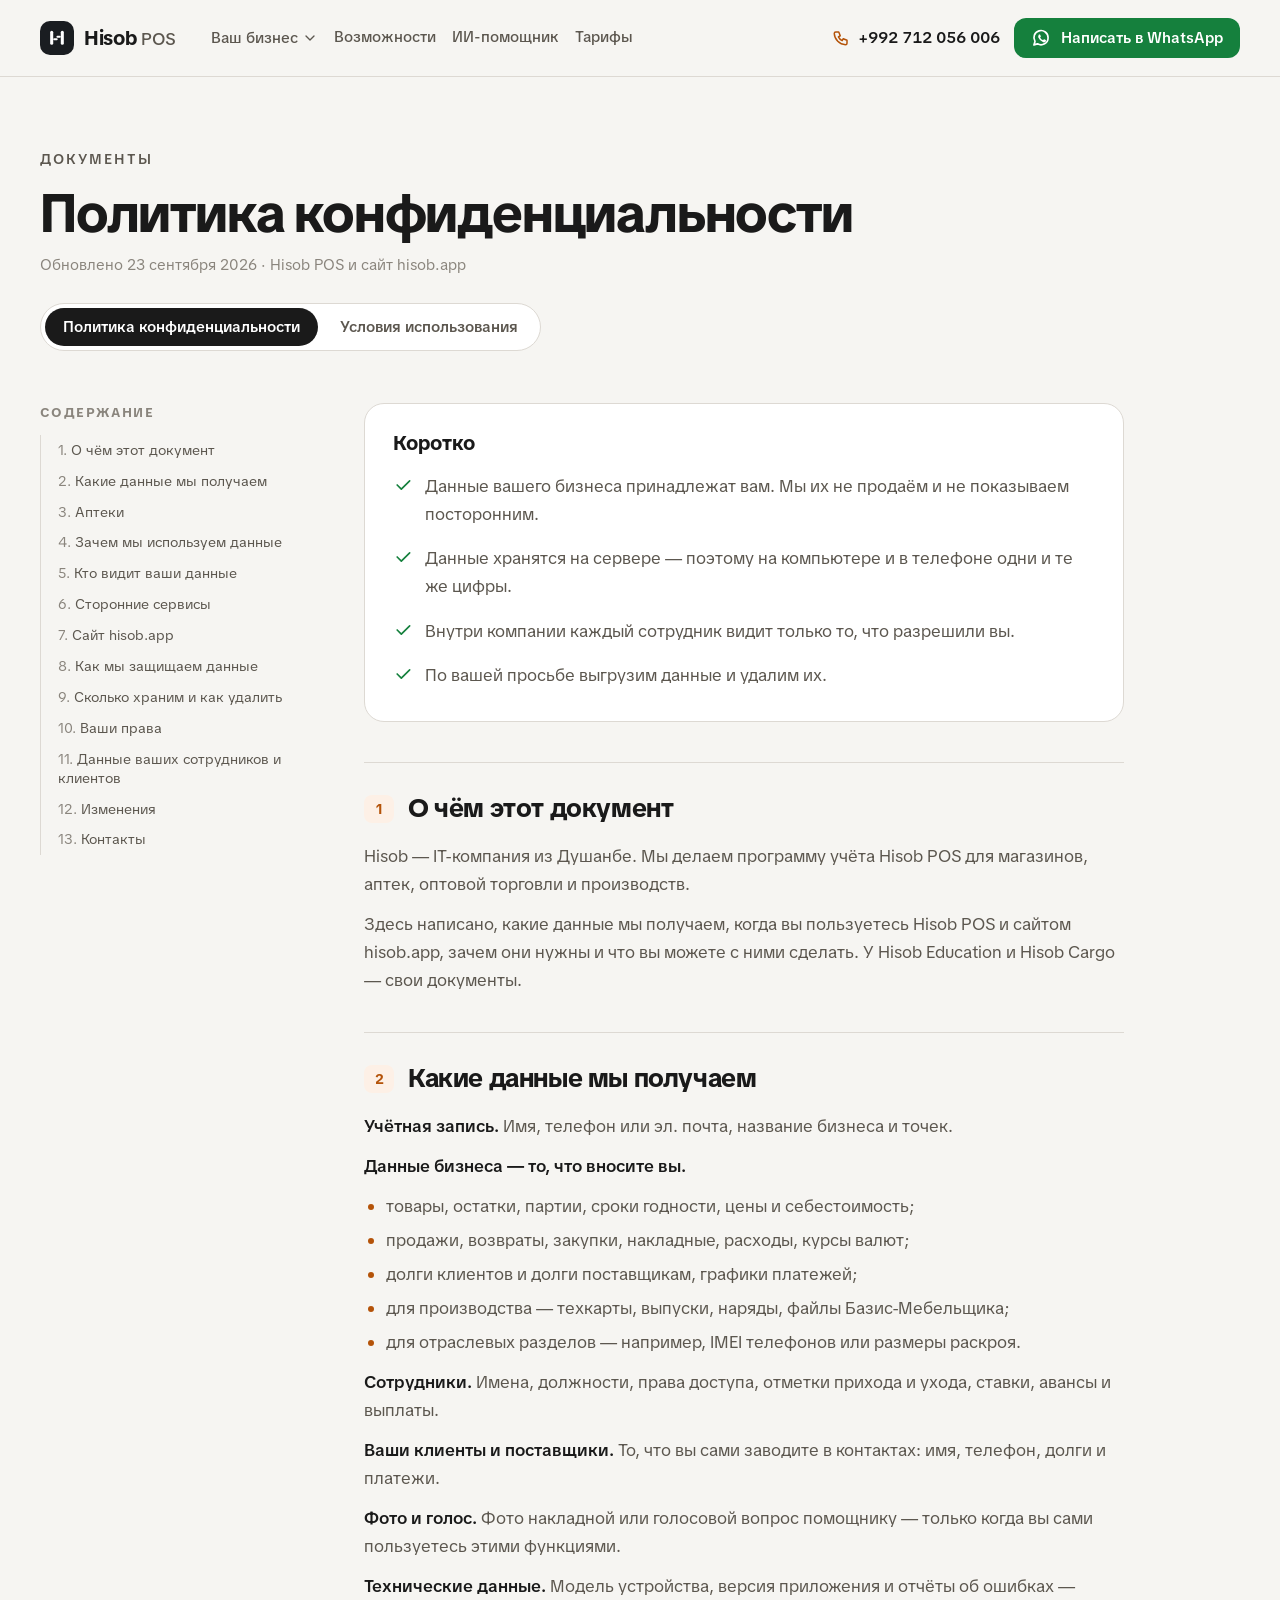
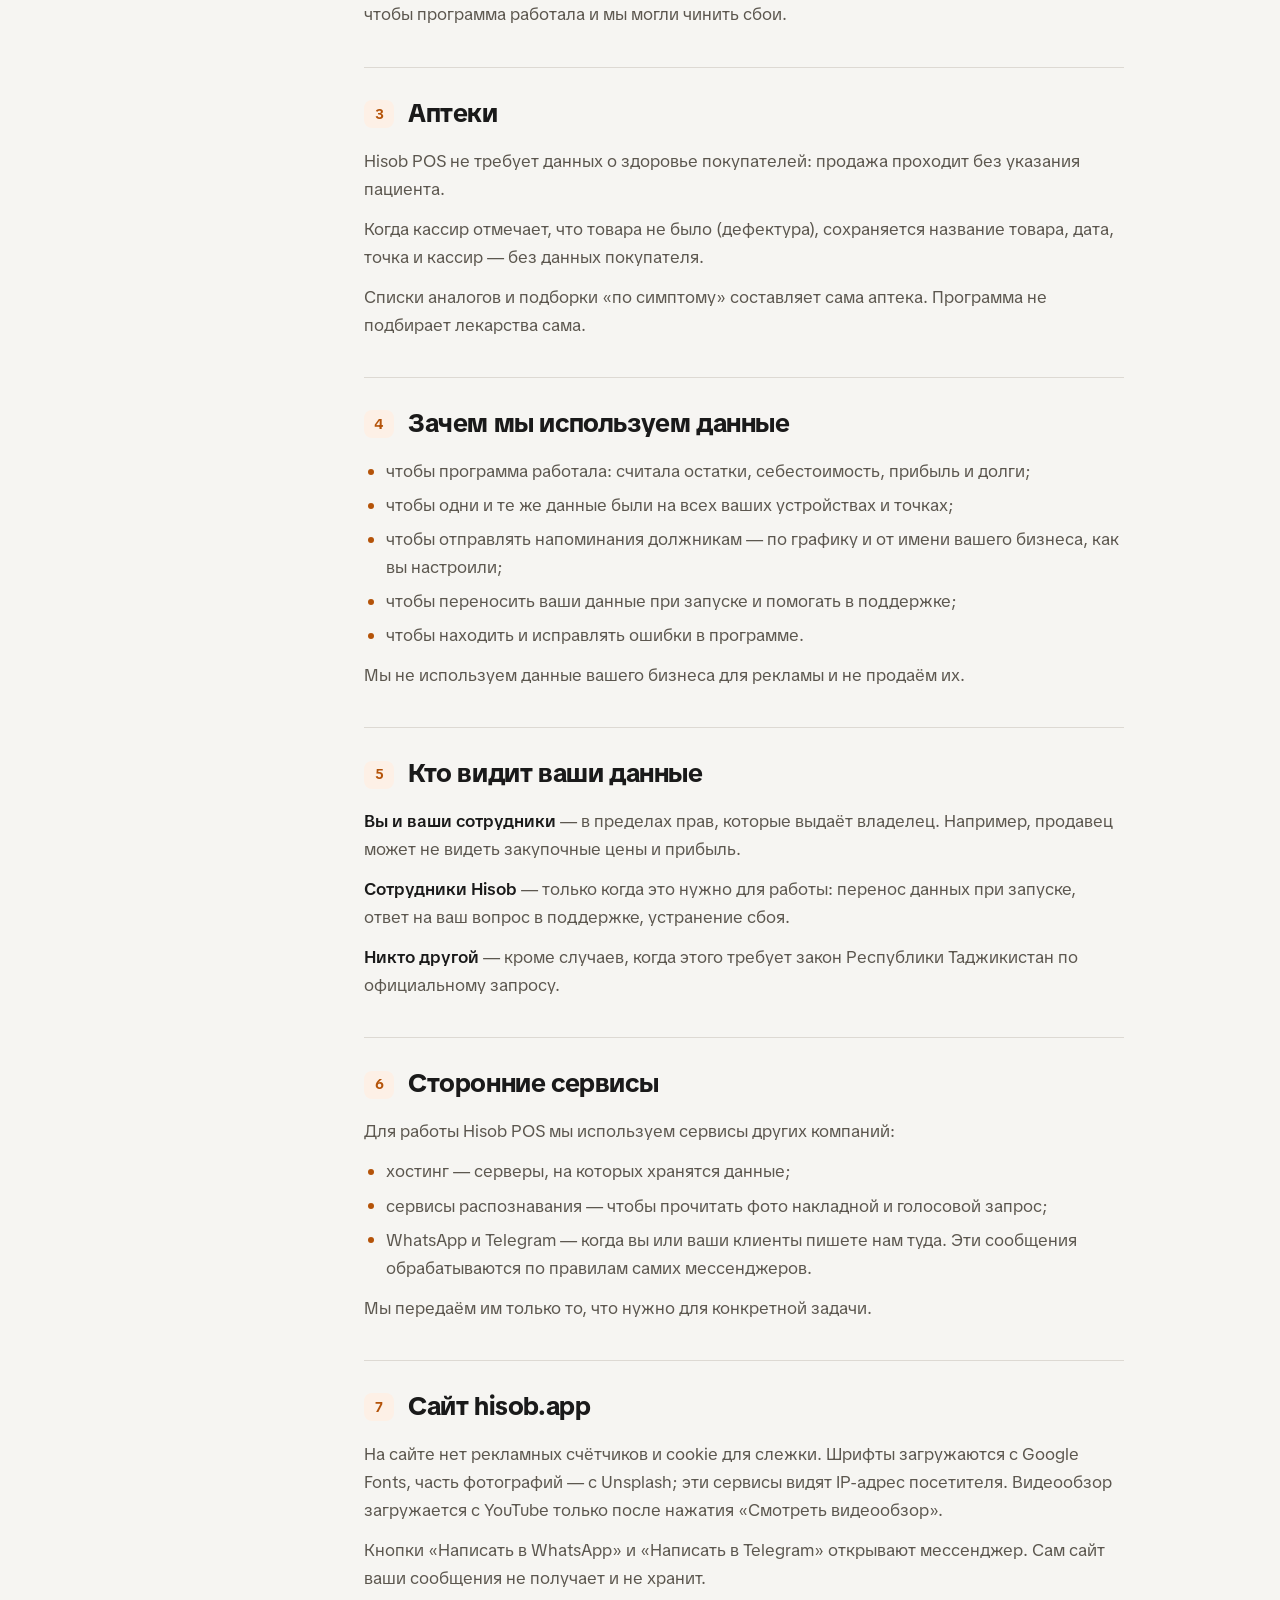
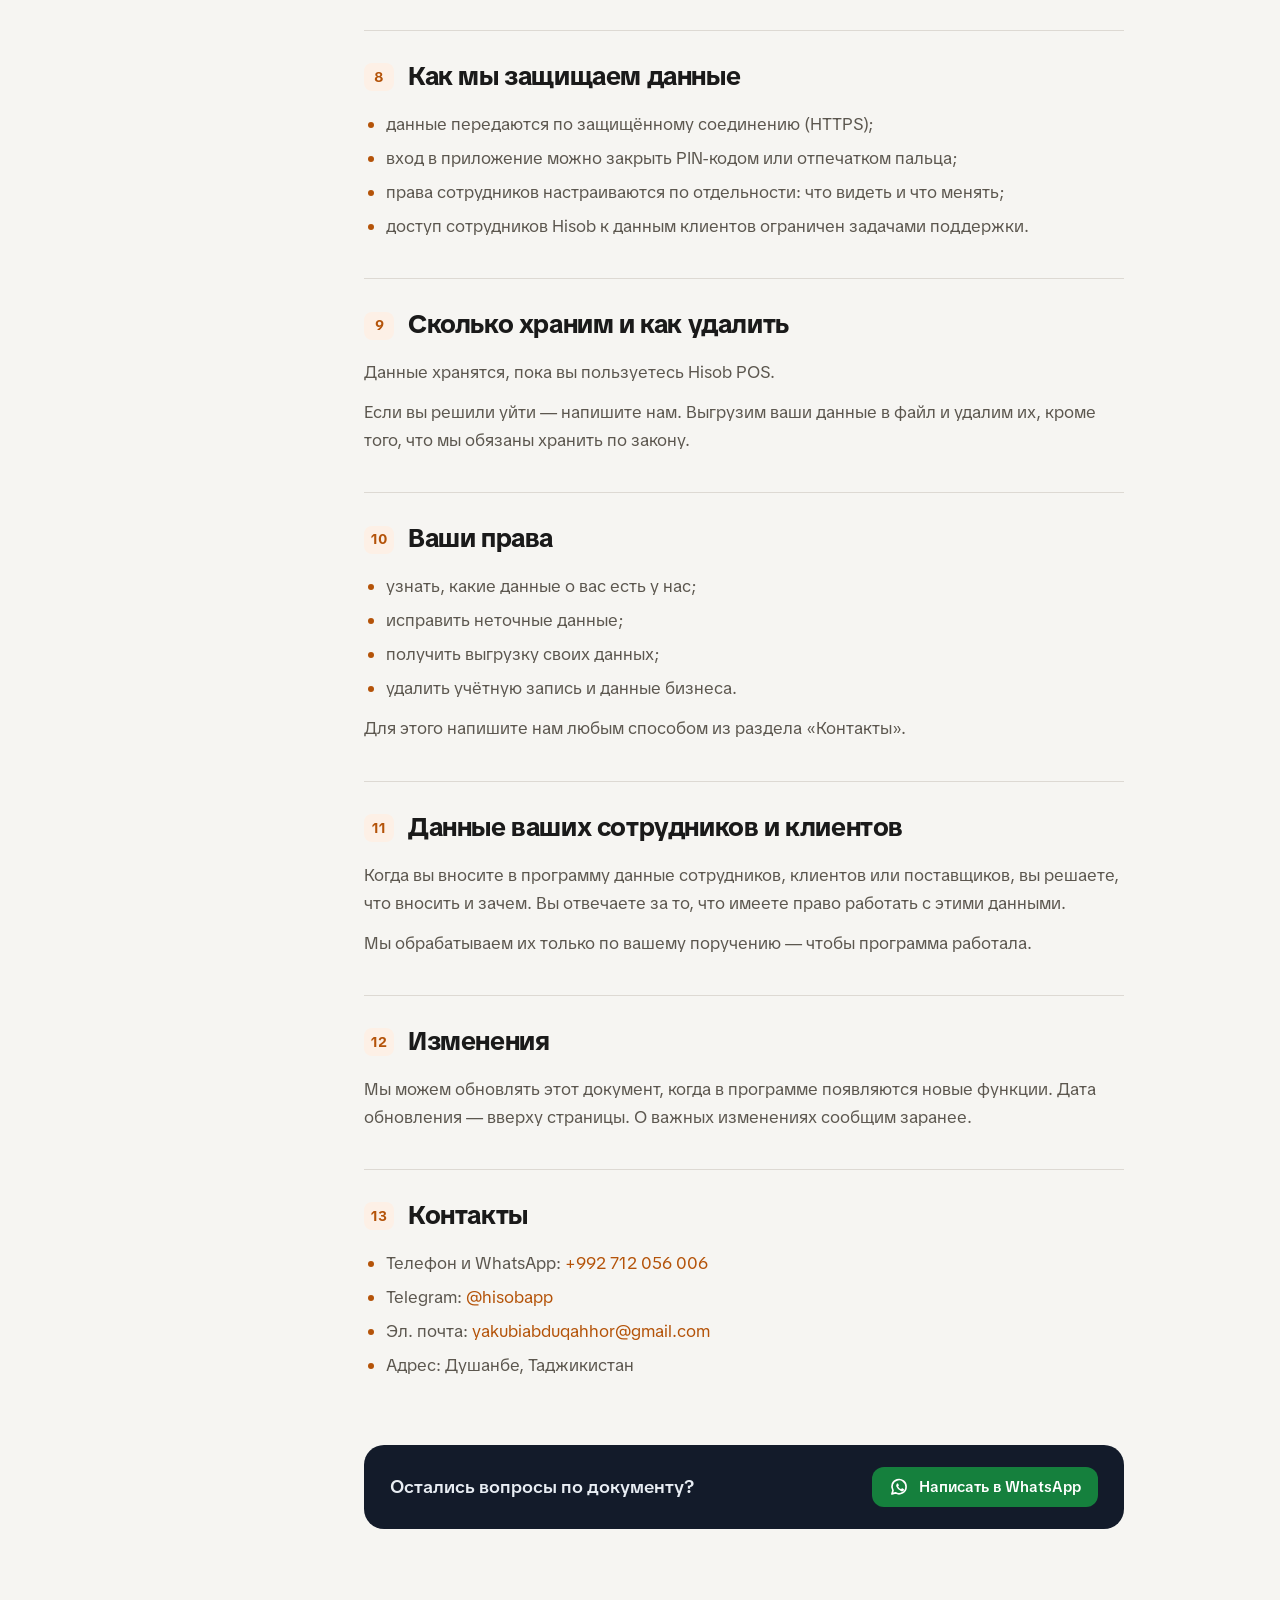
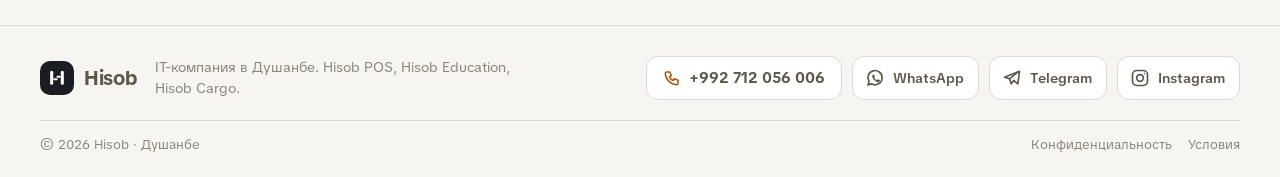
<file: privacy.html>
<!DOCTYPE html>
<html lang="ru">
<head>
<meta charset="UTF-8">
<meta name="viewport" content="width=device-width, initial-scale=1.0, viewport-fit=cover">
<title>Политика конфиденциальности — Hisob POS</title>
<meta name="description" content="Какие данные получает Hisob POS, зачем, кто их видит и как их выгрузить или удалить.">
<meta name="robots" content="index, follow">
<link rel="canonical" href="https://hisob.app/privacy.html">
<meta property="og:type" content="website">
<meta property="og:url" content="https://hisob.app/privacy.html">
<meta property="og:title" content="Политика конфиденциальности — Hisob POS">
<meta property="og:description" content="Какие данные получает Hisob POS, зачем, кто их видит и как их выгрузить или удалить.">
<meta property="og:image" content="https://hisob.app/images/og.jpg">
<meta name="twitter:card" content="summary_large_image">
<meta property="og:locale" content="ru_RU">
<meta property="og:site_name" content="Hisob POS">
<script type="application/ld+json">{"@context":"https://schema.org","@graph":[{"@type":"Organization","name":"Hisob","url":"https://hisob.app/","logo":"https://hisob.app/images/icon-512.png","telephone":"+992712056006","address":{"@type":"PostalAddress","addressLocality":"Душанбе","addressCountry":"TJ"},"sameAs":["https://t.me/hisobapp","https://instagram.com/hisob.app"]},{"@type":"SoftwareApplication","name":"Hisob POS","applicationCategory":"BusinessApplication","operatingSystem":"Android, iOS, Windows, macOS, Web","url":"https://hisob.app/","description":"Программа учёта для производства, магазина и аптеки: касса, склад, долги, прибыль, сотрудники и ИИ-помощник.","offers":{"@type":"Offer","priceCurrency":"TJS","availability":"https://schema.org/InStock"}}]}</script>
<link rel="icon" href="./images/favicon.ico" sizes="any">
<link rel="icon" type="image/svg+xml" href="./images/favicon.svg">
<link rel="apple-touch-icon" href="./images/apple-touch-icon.png">
<link rel="manifest" href="./site.webmanifest">
<meta name="theme-color" content="#F6F5F2">
<link rel="preconnect" href="https://fonts.googleapis.com">
<link rel="preconnect" href="https://fonts.gstatic.com" crossorigin>
<link rel="preconnect" href="https://images.unsplash.com">
<link href="https://fonts.googleapis.com/css2?family=TikTok+Sans:wght@400;500;600;700;800&display=swap" rel="stylesheet">
<link rel="stylesheet" href="./styles.css?v=843cb9d7">
</head>
<body>
<header class="header" id="header">
  <div class="wrap header-inner">
    <a href="./" class="logo"><span class="logo-mark"><svg viewBox="0 0 512 512" fill="#FFFFFF" aria-hidden="true"><rect x="97" y="88" width="71" height="324" rx="35"/><rect x="344" y="88" width="71" height="324" rx="35"/><rect x="243" y="204" width="101" height="46" rx="23"/><rect x="168" y="262" width="104" height="46" rx="23"/></svg></span><span>Hisob <small>POS</small></span></a>
    <nav class="nav" id="nav" aria-label="Основная навигация">
      <div class="has-menu">
        <a href="./#otrasli" class="menu-toggle" aria-haspopup="true">Ваш бизнес <svg width="16" height="16" viewBox="0 0 24 24" fill="none" stroke="currentColor" stroke-width="2" stroke-linecap="round" stroke-linejoin="round" aria-hidden="true"><path d="M6 9l6 6 6-6"/></svg></a>
        <div class="menu" role="menu">
          <div class="menu-grid">
<a class="menu-item" href="./proizvodstvo/"><span class="icon"><svg width="20" height="20" viewBox="0 0 24 24" fill="none" stroke="currentColor" stroke-width="2" stroke-linecap="round" stroke-linejoin="round" aria-hidden="true"><path d="M4 20h16M6 20V9l6-4 6 4v11M10 20v-5h4v5"/></svg></span><span><b>Производство</b><small>Пекарня, швейный цех, любой цех</small></span></a>
<a class="menu-item" href="./magazin/"><span class="icon"><svg width="20" height="20" viewBox="0 0 24 24" fill="none" stroke="currentColor" stroke-width="2" stroke-linecap="round" stroke-linejoin="round" aria-hidden="true"><path d="M4 10v10h16V10"/><path d="M3 10l2-6h14l2 6z"/><path d="M9 20v-5h6v5"/></svg></span><span><b>Магазин</b><small>Продукты, хозтовары, любая розница</small></span></a>
<a class="menu-item" href="./apteka/"><span class="icon"><svg width="20" height="20" viewBox="0 0 24 24" fill="none" stroke="currentColor" stroke-width="2" stroke-linecap="round" stroke-linejoin="round" aria-hidden="true"><rect x="3" y="9" width="18" height="6" rx="3" transform="rotate(-45 12 12)"/><path d="M9 9l6 6"/></svg></span><span><b>Аптека</b><small>Сроки, аналоги, дефектура</small></span></a>
<a class="menu-item" href="./opt/"><span class="icon"><svg width="20" height="20" viewBox="0 0 24 24" fill="none" stroke="currentColor" stroke-width="2" stroke-linecap="round" stroke-linejoin="round" aria-hidden="true"><path d="M3 16V6h11v10M14 9h4l3 3v4h-7"/><circle cx="7" cy="18" r="2"/><circle cx="17" cy="18" r="2"/></svg></span><span><b>Сухофрукты и опт</b><small>Партии, валюта, прибыль машины</small></span></a>
<a class="menu-item" href="./stroy/"><span class="icon"><svg width="20" height="20" viewBox="0 0 24 24" fill="none" stroke="currentColor" stroke-width="2" stroke-linecap="round" stroke-linejoin="round" aria-hidden="true"><rect x="3" y="6" width="18" height="12" rx="1"/><path d="M3 12h18M9 6v6M15 12v6"/></svg></span><span><b>Стройматериалы</b><small>Остатки, долги бригад, спрос</small></span></a>
<a class="menu-item" href="./mebel/"><span class="icon"><svg width="20" height="20" viewBox="0 0 24 24" fill="none" stroke="currentColor" stroke-width="2" stroke-linecap="round" stroke-linejoin="round" aria-hidden="true"><path d="M12 3l8 4.5v9l-8 4.5-8-4.5v-9z"/><path d="M12 12l8-4.5M12 12v9M12 12L4 7.5"/></svg></span><span><b>Мебельный цех</b><small>Базис, техкарта, выпуск, наряды</small></span></a>
<a class="menu-item" href="./mebel-magazin/"><span class="icon"><svg width="20" height="20" viewBox="0 0 24 24" fill="none" stroke="currentColor" stroke-width="2" stroke-linecap="round" stroke-linejoin="round" aria-hidden="true"><path d="M4 12V9a2 2 0 0 1 2-2h12a2 2 0 0 1 2 2v3"/><rect x="2" y="12" width="20" height="6" rx="2"/><path d="M5 18v2M19 18v2"/></svg></span><span><b>Мебельный магазин</b><small>Комплекты и предметы</small></span></a>
<a class="menu-item" href="./telefony/"><span class="icon"><svg width="20" height="20" viewBox="0 0 24 24" fill="none" stroke="currentColor" stroke-width="2" stroke-linecap="round" stroke-linejoin="round" aria-hidden="true"><rect x="7" y="2" width="10" height="20" rx="2"/><path d="M11 18h2"/></svg></span><span><b>Магазин телефонов</b><small>IMEI, гарантия, резерв</small></span></a>
<a class="menu-item" href="./zerkala/"><span class="icon"><svg width="20" height="20" viewBox="0 0 24 24" fill="none" stroke="currentColor" stroke-width="2" stroke-linecap="round" stroke-linejoin="round" aria-hidden="true"><rect x="5" y="3" width="14" height="18" rx="2"/><path d="M9 7l-2 4M14 7l-5 9"/></svg></span><span><b>Зеркальный цех</b><small>Раскрой, работы, отход</small></span></a>
          <a class="menu-item menu-other" href="https://wa.me/992712056006?text=%D0%97%D0%B4%D1%80%D0%B0%D0%B2%D1%81%D1%82%D0%B2%D1%83%D0%B9%D1%82%D0%B5%21%20%D0%9F%D0%BE%D0%B4%D1%81%D0%BA%D0%B0%D0%B6%D0%B8%D1%82%D0%B5%2C%20%D0%BF%D0%BE%D0%B4%D1%85%D0%BE%D0%B4%D0%B8%D1%82%20%D0%BB%D0%B8%20Hisob%20POS%20%D0%B4%D0%BB%D1%8F%20%D0%BC%D0%BE%D0%B5%D0%B3%D0%BE%20%D0%B1%D0%B8%D0%B7%D0%BD%D0%B5%D1%81%D0%B0%3A%20___" target="_blank" rel="noopener"><span class="icon"><svg width="20" height="20" viewBox="0 0 24 24" fill="none" stroke="currentColor" stroke-width="2" stroke-linecap="round" stroke-linejoin="round" aria-hidden="true"><path d="M5 12h14M13 6l6 6-6 6"/></svg></span><span><b>Другое направление</b><small>Напишите — подскажем, подходит ли</small></span></a>
          </div>
        </div>
      </div>
      <a href="./vozmozhnosti/">Возможности</a>
      <a href="./vozmozhnosti/#pomoshnik">ИИ-помощник</a>
      <a href="./#tarify">Тарифы</a>
    </nav>
    <div class="header-cta">
      <a class="header-phone" href="tel:+992712056006"><svg width="18" height="18" viewBox="0 0 24 24" fill="none" stroke="currentColor" stroke-width="2" stroke-linecap="round" stroke-linejoin="round" aria-hidden="true"><path d="M5 4h4l2 5-2.5 1.5a11 11 0 0 0 5 5L15 13l5 2v4a2 2 0 0 1-2 2A16 16 0 0 1 3 6a2 2 0 0 1 2-2"/></svg> <span>+992 712 056 006</span></a>
      <a class="btn btn-wa btn-sm" href="https://wa.me/992712056006?text=%D0%97%D0%B4%D1%80%D0%B0%D0%B2%D1%81%D1%82%D0%B2%D1%83%D0%B9%D1%82%D0%B5%21%20%D0%A5%D0%BE%D1%87%D1%83%20%D0%B7%D0%B0%D0%BF%D0%B8%D1%81%D0%B0%D1%82%D1%8C%D1%81%D1%8F%20%D0%BD%D0%B0%20%D0%BF%D0%BE%D0%BA%D0%B0%D0%B7%20Hisob%20POS." target="_blank" rel="noopener"><svg width="18" height="18" viewBox="0 0 24 24" fill="none" stroke="currentColor" stroke-width="2" stroke-linecap="round" stroke-linejoin="round" aria-hidden="true"><path d="M20.5 11.6a8.5 8.5 0 0 1-12.7 7.4L3.5 20.3l1.3-4.2A8.5 8.5 0 1 1 20.5 11.6z"/><path fill="currentColor" stroke="none" d="M9.3 8.1c.2-.4.4-.4.7-.4h.5c.2 0 .4.1.5.4l.8 1.8c.1.2.1.4-.1.6l-.6.7c-.1.1-.1.3 0 .5a6.3 6.3 0 0 0 3 2.8c.2.1.4.1.5 0l.7-.8c.2-.2.4-.2.6-.1l1.8.8c.2.1.3.3.3.5 0 .8-.4 1.5-1 1.9-.7.5-1.5.6-2.3.3a10 10 0 0 1-5.9-5.7c-.3-.8-.2-1.7.2-2.4z"/></svg> Написать в WhatsApp</a>
    </div>
    <a class="header-wa" href="https://wa.me/992712056006?text=%D0%97%D0%B4%D1%80%D0%B0%D0%B2%D1%81%D1%82%D0%B2%D1%83%D0%B9%D1%82%D0%B5%21%20%D0%A5%D0%BE%D1%87%D1%83%20%D0%B7%D0%B0%D0%BF%D0%B8%D1%81%D0%B0%D1%82%D1%8C%D1%81%D1%8F%20%D0%BD%D0%B0%20%D0%BF%D0%BE%D0%BA%D0%B0%D0%B7%20Hisob%20POS." target="_blank" rel="noopener" aria-label="Написать в WhatsApp"><svg width="18" height="18" viewBox="0 0 24 24" fill="none" stroke="currentColor" stroke-width="2" stroke-linecap="round" stroke-linejoin="round" aria-hidden="true"><path d="M20.5 11.6a8.5 8.5 0 0 1-12.7 7.4L3.5 20.3l1.3-4.2A8.5 8.5 0 1 1 20.5 11.6z"/><path fill="currentColor" stroke="none" d="M9.3 8.1c.2-.4.4-.4.7-.4h.5c.2 0 .4.1.5.4l.8 1.8c.1.2.1.4-.1.6l-.6.7c-.1.1-.1.3 0 .5a6.3 6.3 0 0 0 3 2.8c.2.1.4.1.5 0l.7-.8c.2-.2.4-.2.6-.1l1.8.8c.2.1.3.3.3.5 0 .8-.4 1.5-1 1.9-.7.5-1.5.6-2.3.3a10 10 0 0 1-5.9-5.7c-.3-.8-.2-1.7.2-2.4z"/></svg><span>WhatsApp</span></a>
    <button class="menu-btn" id="menuBtn" type="button" aria-label="Меню" aria-expanded="false"><span></span><span></span><span></span></button>
  </div>
</header>
<section class="legal-hero"><div class="wrap">
  <span class="eyebrow">Документы</span>
  <h1 class="h1">Политика конфиденциальности</h1>
  <p class="legal-date">Обновлено 23 сентября 2026 · Hisob POS и сайт hisob.app</p>
  <nav class="legal-tabs" aria-label="Документы"><a href="privacy.html" class="active">Политика конфиденциальности</a><a href="terms.html">Условия использования</a></nav>
</div></section>
<section class="legal-body"><div class="wrap legal-grid">
  <aside class="legal-toc"><b>Содержание</b><ol><li><a href="#s1">О чём этот документ</a></li><li><a href="#s2">Какие данные мы получаем</a></li><li><a href="#s3">Аптеки</a></li><li><a href="#s4">Зачем мы используем данные</a></li><li><a href="#s5">Кто видит ваши данные</a></li><li><a href="#s6">Сторонние сервисы</a></li><li><a href="#s7">Сайт hisob.app</a></li><li><a href="#s8">Как мы защищаем данные</a></li><li><a href="#s9">Сколько храним и как удалить</a></li><li><a href="#s10">Ваши права</a></li><li><a href="#s11">Данные ваших сотрудников и клиентов</a></li><li><a href="#s12">Изменения</a></li><li><a href="#s13">Контакты</a></li></ol></aside>
  <article class="legal-text">
    <div class="legal-short"><h2>Коротко</h2><ul class="checklist"><li><svg width="24" height="24" viewBox="0 0 24 24" fill="none" stroke="currentColor" stroke-width="2" stroke-linecap="round" stroke-linejoin="round" aria-hidden="true"><path d="M5 12l5 5L20 7"/></svg><span>Данные вашего бизнеса принадлежат вам. Мы их не продаём и не показываем посторонним.</span></li><li><svg width="24" height="24" viewBox="0 0 24 24" fill="none" stroke="currentColor" stroke-width="2" stroke-linecap="round" stroke-linejoin="round" aria-hidden="true"><path d="M5 12l5 5L20 7"/></svg><span>Данные хранятся на сервере — поэтому на компьютере и в телефоне одни и те же цифры.</span></li><li><svg width="24" height="24" viewBox="0 0 24 24" fill="none" stroke="currentColor" stroke-width="2" stroke-linecap="round" stroke-linejoin="round" aria-hidden="true"><path d="M5 12l5 5L20 7"/></svg><span>Внутри компании каждый сотрудник видит только то, что разрешили вы.</span></li><li><svg width="24" height="24" viewBox="0 0 24 24" fill="none" stroke="currentColor" stroke-width="2" stroke-linecap="round" stroke-linejoin="round" aria-hidden="true"><path d="M5 12l5 5L20 7"/></svg><span>По вашей просьбе выгрузим данные и удалим их.</span></li></ul></div>
    <section id="s1"><h2><span>1</span>О чём этот документ</h2><p>Hisob — IT-компания из Душанбе. Мы делаем программу учёта Hisob POS для магазинов, аптек, оптовой торговли и производств.</p><p>Здесь написано, какие данные мы получаем, когда вы пользуетесь Hisob POS и сайтом hisob.app, зачем они нужны и что вы можете с ними сделать. У Hisob Education и Hisob Cargo — свои документы.</p></section><section id="s2"><h2><span>2</span>Какие данные мы получаем</h2><p><b>Учётная запись.</b> Имя, телефон или эл. почта, название бизнеса и точек.</p><p><b>Данные бизнеса — то, что вносите вы.</b></p><ul><li>товары, остатки, партии, сроки годности, цены и себестоимость;</li><li>продажи, возвраты, закупки, накладные, расходы, курсы валют;</li><li>долги клиентов и долги поставщикам, графики платежей;</li><li>для производства — техкарты, выпуски, наряды, файлы Базис-Мебельщика;</li><li>для отраслевых разделов — например, IMEI телефонов или размеры раскроя.</li></ul><p><b>Сотрудники.</b> Имена, должности, права доступа, отметки прихода и ухода, ставки, авансы и выплаты.</p><p><b>Ваши клиенты и поставщики.</b> То, что вы сами заводите в контактах: имя, телефон, долги и платежи.</p><p><b>Фото и голос.</b> Фото накладной или голосовой вопрос помощнику — только когда вы сами пользуетесь этими функциями.</p><p><b>Технические данные.</b> Модель устройства, версия приложения и отчёты об ошибках — чтобы программа работала и мы могли чинить сбои.</p></section><section id="s3"><h2><span>3</span>Аптеки</h2><p>Hisob POS не требует данных о здоровье покупателей: продажа проходит без указания пациента.</p><p>Когда кассир отмечает, что товара не было (дефектура), сохраняется название товара, дата, точка и кассир — без данных покупателя.</p><p>Списки аналогов и подборки «по симптому» составляет сама аптека. Программа не подбирает лекарства сама.</p></section><section id="s4"><h2><span>4</span>Зачем мы используем данные</h2><ul><li>чтобы программа работала: считала остатки, себестоимость, прибыль и долги;</li><li>чтобы одни и те же данные были на всех ваших устройствах и точках;</li><li>чтобы отправлять напоминания должникам — по графику и от имени вашего бизнеса, как вы настроили;</li><li>чтобы переносить ваши данные при запуске и помогать в поддержке;</li><li>чтобы находить и исправлять ошибки в программе.</li></ul><p>Мы не используем данные вашего бизнеса для рекламы и не продаём их.</p></section><section id="s5"><h2><span>5</span>Кто видит ваши данные</h2><p><b>Вы и ваши сотрудники</b> — в пределах прав, которые выдаёт владелец. Например, продавец может не видеть закупочные цены и прибыль.</p><p><b>Сотрудники Hisob</b> — только когда это нужно для работы: перенос данных при запуске, ответ на ваш вопрос в поддержке, устранение сбоя.</p><p><b>Никто другой</b> — кроме случаев, когда этого требует закон Республики Таджикистан по официальному запросу.</p></section><section id="s6"><h2><span>6</span>Сторонние сервисы</h2><p>Для работы Hisob POS мы используем сервисы других компаний:</p><ul><li>хостинг — серверы, на которых хранятся данные;</li><li>сервисы распознавания — чтобы прочитать фото накладной и голосовой запрос;</li><li>WhatsApp и Telegram — когда вы или ваши клиенты пишете нам туда. Эти сообщения обрабатываются по правилам самих мессенджеров.</li></ul><p>Мы передаём им только то, что нужно для конкретной задачи.</p></section><section id="s7"><h2><span>7</span>Сайт hisob.app</h2><p>На сайте нет рекламных счётчиков и cookie для слежки. Шрифты загружаются с Google Fonts, часть фотографий — с Unsplash; эти сервисы видят IP-адрес посетителя. Видеообзор загружается с YouTube только после нажатия «Смотреть видеообзор».</p><p>Кнопки «Написать в WhatsApp» и «Написать в Telegram» открывают мессенджер. Сам сайт ваши сообщения не получает и не хранит.</p></section><section id="s8"><h2><span>8</span>Как мы защищаем данные</h2><ul><li>данные передаются по защищённому соединению (HTTPS);</li><li>вход в приложение можно закрыть PIN-кодом или отпечатком пальца;</li><li>права сотрудников настраиваются по отдельности: что видеть и что менять;</li><li>доступ сотрудников Hisob к данным клиентов ограничен задачами поддержки.</li></ul></section><section id="s9"><h2><span>9</span>Сколько храним и как удалить</h2><p>Данные хранятся, пока вы пользуетесь Hisob POS.</p><p>Если вы решили уйти — напишите нам. Выгрузим ваши данные в файл и удалим их, кроме того, что мы обязаны хранить по закону.</p></section><section id="s10"><h2><span>10</span>Ваши права</h2><ul><li>узнать, какие данные о вас есть у нас;</li><li>исправить неточные данные;</li><li>получить выгрузку своих данных;</li><li>удалить учётную запись и данные бизнеса.</li></ul><p>Для этого напишите нам любым способом из раздела «Контакты».</p></section><section id="s11"><h2><span>11</span>Данные ваших сотрудников и клиентов</h2><p>Когда вы вносите в программу данные сотрудников, клиентов или поставщиков, вы решаете, что вносить и зачем. Вы отвечаете за то, что имеете право работать с этими данными.</p><p>Мы обрабатываем их только по вашему поручению — чтобы программа работала.</p></section><section id="s12"><h2><span>12</span>Изменения</h2><p>Мы можем обновлять этот документ, когда в программе появляются новые функции. Дата обновления — вверху страницы. О важных изменениях сообщим заранее.</p></section><section id="s13"><h2><span>13</span>Контакты</h2><ul><li>Телефон и WhatsApp: <a href="tel:+992712056006">+992 712 056 006</a></li><li>Telegram: <a href="https://t.me/hisobapp" target="_blank" rel="noopener">@hisobapp</a></li><li>Эл. почта: <a href="mailto:yakubiabduqahhor@gmail.com">yakubiabduqahhor@gmail.com</a></li><li>Адрес: Душанбе, Таджикистан</li></ul></section>
    <div class="legal-ask"><p>Остались вопросы по документу?</p><a class="btn btn-wa btn-sm" href="https://wa.me/992712056006?text=%D0%97%D0%B4%D1%80%D0%B0%D0%B2%D1%81%D1%82%D0%B2%D1%83%D0%B9%D1%82%D0%B5%21%20%D0%A3%20%D0%BC%D0%B5%D0%BD%D1%8F%20%D0%B2%D0%BE%D0%BF%D1%80%D0%BE%D1%81%20%D0%BF%D0%BE%20%D0%B4%D0%BE%D0%BA%D1%83%D0%BC%D0%B5%D0%BD%D1%82%D1%83%20%C2%AB%D0%9F%D0%BE%D0%BB%D0%B8%D1%82%D0%B8%D0%BA%D0%B0%20%D0%BA%D0%BE%D0%BD%D1%84%D0%B8%D0%B4%D0%B5%D0%BD%D1%86%D0%B8%D0%B0%D0%BB%D1%8C%D0%BD%D0%BE%D1%81%D1%82%D0%B8%C2%BB." target="_blank" rel="noopener"><svg width="18" height="18" viewBox="0 0 24 24" fill="none" stroke="currentColor" stroke-width="2" stroke-linecap="round" stroke-linejoin="round" aria-hidden="true"><path d="M20.5 11.6a8.5 8.5 0 0 1-12.7 7.4L3.5 20.3l1.3-4.2A8.5 8.5 0 1 1 20.5 11.6z"/><path fill="currentColor" stroke="none" d="M9.3 8.1c.2-.4.4-.4.7-.4h.5c.2 0 .4.1.5.4l.8 1.8c.1.2.1.4-.1.6l-.6.7c-.1.1-.1.3 0 .5a6.3 6.3 0 0 0 3 2.8c.2.1.4.1.5 0l.7-.8c.2-.2.4-.2.6-.1l1.8.8c.2.1.3.3.3.5 0 .8-.4 1.5-1 1.9-.7.5-1.5.6-2.3.3a10 10 0 0 1-5.9-5.7c-.3-.8-.2-1.7.2-2.4z"/></svg> Написать в WhatsApp</a></div>
  </article>
</div></section>
<footer class="footer" id="kontakty">
  <div class="wrap">
    <div class="foot-top">
      <div class="foot-brand">
        <a href="./" class="logo"><span class="logo-mark"><svg viewBox="0 0 512 512" fill="#FFFFFF" aria-hidden="true"><rect x="97" y="88" width="71" height="324" rx="35"/><rect x="344" y="88" width="71" height="324" rx="35"/><rect x="243" y="204" width="101" height="46" rx="23"/><rect x="168" y="262" width="104" height="46" rx="23"/></svg></span><span>Hisob</span></a>
        <p>IT-компания в Душанбе. Hisob POS, Hisob Education, Hisob Cargo.</p>
      </div>
      <div class="foot-contacts">
        <a class="foot-phone" href="tel:+992712056006"><svg width="18" height="18" viewBox="0 0 24 24" fill="none" stroke="currentColor" stroke-width="2" stroke-linecap="round" stroke-linejoin="round" aria-hidden="true"><path d="M5 4h4l2 5-2.5 1.5a11 11 0 0 0 5 5L15 13l5 2v4a2 2 0 0 1-2 2A16 16 0 0 1 3 6a2 2 0 0 1 2-2"/></svg> +992 712 056 006</a>
        <a class="foot-soc wa" href="https://wa.me/992712056006?text=%D0%97%D0%B4%D1%80%D0%B0%D0%B2%D1%81%D1%82%D0%B2%D1%83%D0%B9%D1%82%D0%B5%21%20%D0%A5%D0%BE%D1%87%D1%83%20%D1%83%D0%B7%D0%BD%D0%B0%D1%82%D1%8C%20%D0%BF%D1%80%D0%BE%20Hisob%20POS." target="_blank" rel="noopener"><svg width="22" height="22" viewBox="0 0 24 24" fill="none" stroke="currentColor" stroke-width="2" stroke-linecap="round" stroke-linejoin="round" aria-hidden="true"><path d="M20.5 11.6a8.5 8.5 0 0 1-12.7 7.4L3.5 20.3l1.3-4.2A8.5 8.5 0 1 1 20.5 11.6z"/><path fill="currentColor" stroke="none" d="M9.3 8.1c.2-.4.4-.4.7-.4h.5c.2 0 .4.1.5.4l.8 1.8c.1.2.1.4-.1.6l-.6.7c-.1.1-.1.3 0 .5a6.3 6.3 0 0 0 3 2.8c.2.1.4.1.5 0l.7-.8c.2-.2.4-.2.6-.1l1.8.8c.2.1.3.3.3.5 0 .8-.4 1.5-1 1.9-.7.5-1.5.6-2.3.3a10 10 0 0 1-5.9-5.7c-.3-.8-.2-1.7.2-2.4z"/></svg><span>WhatsApp</span></a>
        <a class="foot-soc tg" href="https://t.me/hisobapp" target="_blank" rel="noopener"><svg width="22" height="22" viewBox="0 0 24 24" fill="none" stroke="currentColor" stroke-width="2" stroke-linecap="round" stroke-linejoin="round" aria-hidden="true"><path d="M21 4L3 11l6 2 2 6 3-4 5 4z"/><path d="M9 13l10-8"/></svg><span>Telegram</span></a>
        <a class="foot-soc ig" href="https://instagram.com/hisob.app" target="_blank" rel="noopener"><svg width="22" height="22" viewBox="0 0 24 24" fill="none" stroke="currentColor" stroke-width="2" stroke-linecap="round" stroke-linejoin="round" aria-hidden="true"><rect x="3" y="3" width="18" height="18" rx="5"/><circle cx="12" cy="12" r="4"/><circle cx="17.3" cy="6.7" r="1" fill="currentColor" stroke="none"/></svg><span>Instagram</span></a>
      </div>
    </div>
    <div class="footer-bottom">
      <span>© 2026 Hisob · Душанбе</span>
      <span class="foot-links"><a href="./privacy.html">Конфиденциальность</a><a href="./terms.html">Условия</a></span>
    </div>
  </div>
</footer>
<script>
(function(){
  var b=document.getElementById('menuBtn'),n=document.getElementById('nav');
  if(!b||!n)return;
  b.addEventListener('click',function(){var o=n.classList.toggle('open');b.setAttribute('aria-expanded',o?'true':'false');});
  var h=document.getElementById('header');window.addEventListener('scroll',function(){h.classList.toggle('scrolled',window.scrollY>8);},{passive:true});
  var t=n.querySelector('.menu-toggle');if(t){t.addEventListener('click',function(e){if(window.innerWidth<=820){e.preventDefault();t.parentNode.classList.toggle('open');}});}
  n.addEventListener('click',function(e){var a=e.target.closest('a');if(a&&!a.classList.contains('menu-toggle')){n.classList.remove('open');b.setAttribute('aria-expanded','false');}});
})();
(function(){
  var rm=window.matchMedia&&window.matchMedia('(prefers-reduced-motion: reduce)').matches;
  var els=document.querySelectorAll('.section-head, .card, .step, .fact, .table, .devices, .cta, .faq > *, .also, .dark-band, .dark-card, .price-card, .cta-photo, .faq-card, .faq-foot, .shot, .ai-msg, .ai-point, .fcard, .fbar, .fp-card, .mod-head, .mod-grid > li, .mod-photo, .mod-more, .facts4 > li, .tar-row, .others-grid > .ptile, .ind-hero-text, .ind-visual');
  if(!('IntersectionObserver' in window)||rm){return;}
  var io=new IntersectionObserver(function(en){en.forEach(function(x){if(x.isIntersecting){x.target.classList.add('in');io.unobserve(x.target);}});},{rootMargin:'0px 0px -40px 0px',threshold:0.08});
  Array.prototype.forEach.call(els,function(el){var i=0,p=el.parentNode,c=el;while((c=c.previousElementSibling)&&i<5)i++;el.style.transitionDelay=(i*70)+'ms';el.classList.add('reveal');io.observe(el);});
})();
(function(){
  var d=document.getElementById('rotData'),slots=Array.prototype.slice.call(document.querySelectorAll('.ptile.rot'));
  if(!d)return;
  if(window.matchMedia&&window.matchMedia('(prefers-reduced-motion: reduce)').matches)return;
  var data=JSON.parse(d.textContent),all=data.rot,paused=false,collage=document.querySelector('.hero-collage');
  collage.addEventListener('mouseenter',function(){paused=true;});collage.addEventListener('mouseleave',function(){paused=false;});
  function preload(list){list.forEach(function(x){var im=new Image();im.src=x.img;});}
  function show(slot,img,t,s,href,fail){
    var old=slot.querySelector('img'),im=document.createElement('img');im.alt='';im.style.opacity='0';
    im.onload=function(){
      slot.insertBefore(im,old.nextSibling);
      var lab=slot.querySelector('.ptile-label');
      requestAnimationFrame(function(){requestAnimationFrame(function(){
        im.style.opacity='1';lab.classList.add('fade');
        setTimeout(function(){if(t)lab.querySelector('b').textContent=t;var sm=lab.querySelector('small');if(sm&&s!=null)sm.textContent=s;
          if(href){slot.href=href;slot.removeAttribute('target');}lab.classList.remove('fade');},300);
        setTimeout(function(){if(old.parentNode)old.parentNode.removeChild(old);},800);
      });});
    };
    im.onerror=function(){if(fail)fail();};
    im.src=img;
  }
  /* маленькие карточки: каждая меняется сама по себе */
  var shown=slots.map(function(s){var t=s.querySelector('b').textContent,it=null;all.forEach(function(x){if(x.t===t)it=x;});return it;});
  var hidden=all.filter(function(x){return shown.indexOf(x)<0;});
  preload(hidden);
  slots.forEach(function(slot,i){
    function tick(){
      if(!paused&&!document.hidden&&hidden.length){
        var n=Math.floor(Math.random()*hidden.length),next=hidden.splice(n,1)[0];
        var prev=shown[i];hidden.push(prev);shown[i]=next;show(slot,next.img,next.t,next.s,next.href,function(){shown[i]=prev;hidden.splice(hidden.indexOf(prev),1);});
      }
      setTimeout(tick,4500+Math.random()*3000);
    }
    setTimeout(tick,1200+i*700+Math.random()*900);
  });
  /* большие карточки: одна отрасль, разные ниши */
  document.querySelectorAll('.ptile[data-cycle]').forEach(function(slot,j){
    var list=data.cycle[slot.getAttribute('data-cycle')];if(!list||list.length<2)return;
    preload(list);var k=0;
    function tick(){
      if(!paused&&!document.hidden&&list.length>1){k=(k+1)%list.length;var kk=k;show(slot,list[kk].img,null,list[kk].s,null,function(){list.splice(kk,1);k=kk-1;});}
      setTimeout(tick,6000);
    }
    setTimeout(tick,2500+j*2100);
  });
})();
(function(){
  var d=document.getElementById('scrData'),tabs=document.getElementById('scrTabs');if(!d||!tabs)return;
  var S=JSON.parse(d.textContent),D=document.getElementById('scrD'),M=document.getElementById('scrM'),C=document.getElementById('scrCap'),U=document.getElementById('scrUrl'),cur=0;
  S.forEach(function(x){var a=new Image();a.src=x.d;var b=new Image();b.src=x.m;});
  function fade(img,src){if(img.getAttribute('src').indexOf(src)>=0)return;img.classList.add('out');setTimeout(function(){img.src=src;img.onload=function(){img.classList.remove('out');};},220);}
  tabs.addEventListener('click',function(e){var t=e.target.closest('.tab');if(!t)return;var i=+t.dataset.i;if(i===cur)return;cur=i;
    Array.prototype.forEach.call(tabs.children,function(c){c.classList.toggle('active',c===t);});
    fade(D,S[i].d);fade(M,S[i].m);C.textContent=S[i].c;U.textContent='hisob.app / '+S[i].u;});
})();
</script>
<script>
(function(){
  var links=document.querySelectorAll('[data-video]'); if(!links.length) return;
  var box=null, last=null;
  function close(){ if(!box) return; box.remove(); box=null; document.documentElement.style.overflow=''; if(last) last.focus(); }
  function open(id){
    box=document.createElement('div'); box.className='vmodal'; box.setAttribute('role','dialog'); box.setAttribute('aria-modal','true'); box.setAttribute('aria-label','Видеообзор Hisob POS');
    box.innerHTML='<div class="vmodal-in"><button class="vmodal-x" type="button" aria-label="Закрыть">&times;</button><div class="vmodal-frame"><iframe src="https://www.youtube-nocookie.com/embed/'+id+'?autoplay=1&rel=0&modestbranding=1" title="Видеообзор Hisob POS" allow="autoplay; encrypted-media; picture-in-picture; fullscreen" allowfullscreen></iframe></div></div>';
    document.body.appendChild(box); document.documentElement.style.overflow='hidden';
    box.addEventListener('click',function(e){ if(e.target===box||e.target.classList.contains('vmodal-x')) close(); });
    box.querySelector('.vmodal-x').focus();
  }
  Array.prototype.forEach.call(links,function(a){ a.addEventListener('click',function(e){ if(e.metaKey||e.ctrlKey||e.shiftKey) return; e.preventDefault(); last=a; open(a.getAttribute('data-video')); }); });
  document.addEventListener('keydown',function(e){ if(e.key==='Escape') close(); });
})();
</script>
<script>
(function(){
  var st=document.querySelector('.hero-strip'), tr=st&&st.querySelector('.hero-track'); if(!st||!tr) return;
  if(window.matchMedia&&window.matchMedia('(prefers-reduced-motion: reduce)').matches) return;
  var speed=45, pos=null, paused=false, last=null, timer=null;
  function half(){ return tr.getBoundingClientRect().width/2; }
  function wrap(){ var h=half(); if(h<=0) return; if(st.scrollLeft>=h){ st.scrollLeft-=h; pos=st.scrollLeft; } else if(st.scrollLeft<=0&&paused){ st.scrollLeft+=h; pos=st.scrollLeft; } }
  function step(ts){
    if(last==null) last=ts; var dt=Math.min((ts-last)/1000,.05); last=ts;
    if(st.offsetParent&&!document.hidden&&!paused){ if(pos==null) pos=st.scrollLeft; pos+=speed*dt; st.scrollLeft=Math.round(pos); wrap(); }
    requestAnimationFrame(step);
  }
  function hold(){ paused=true; clearTimeout(timer); }
  function release(){ clearTimeout(timer); timer=setTimeout(function(){ pos=st.scrollLeft; paused=false; },1800); }
  ['touchstart','pointerdown','mousedown'].forEach(function(e){ st.addEventListener(e,hold,{passive:true}); });
  ['touchend','touchcancel','pointerup','pointercancel','mouseup','mouseleave'].forEach(function(e){ st.addEventListener(e,release,{passive:true}); });
  st.addEventListener('scroll',function(){ if(paused){ wrap(); release(); } },{passive:true});
  requestAnimationFrame(step);
})();
</script>
</body>
</html>
</file>
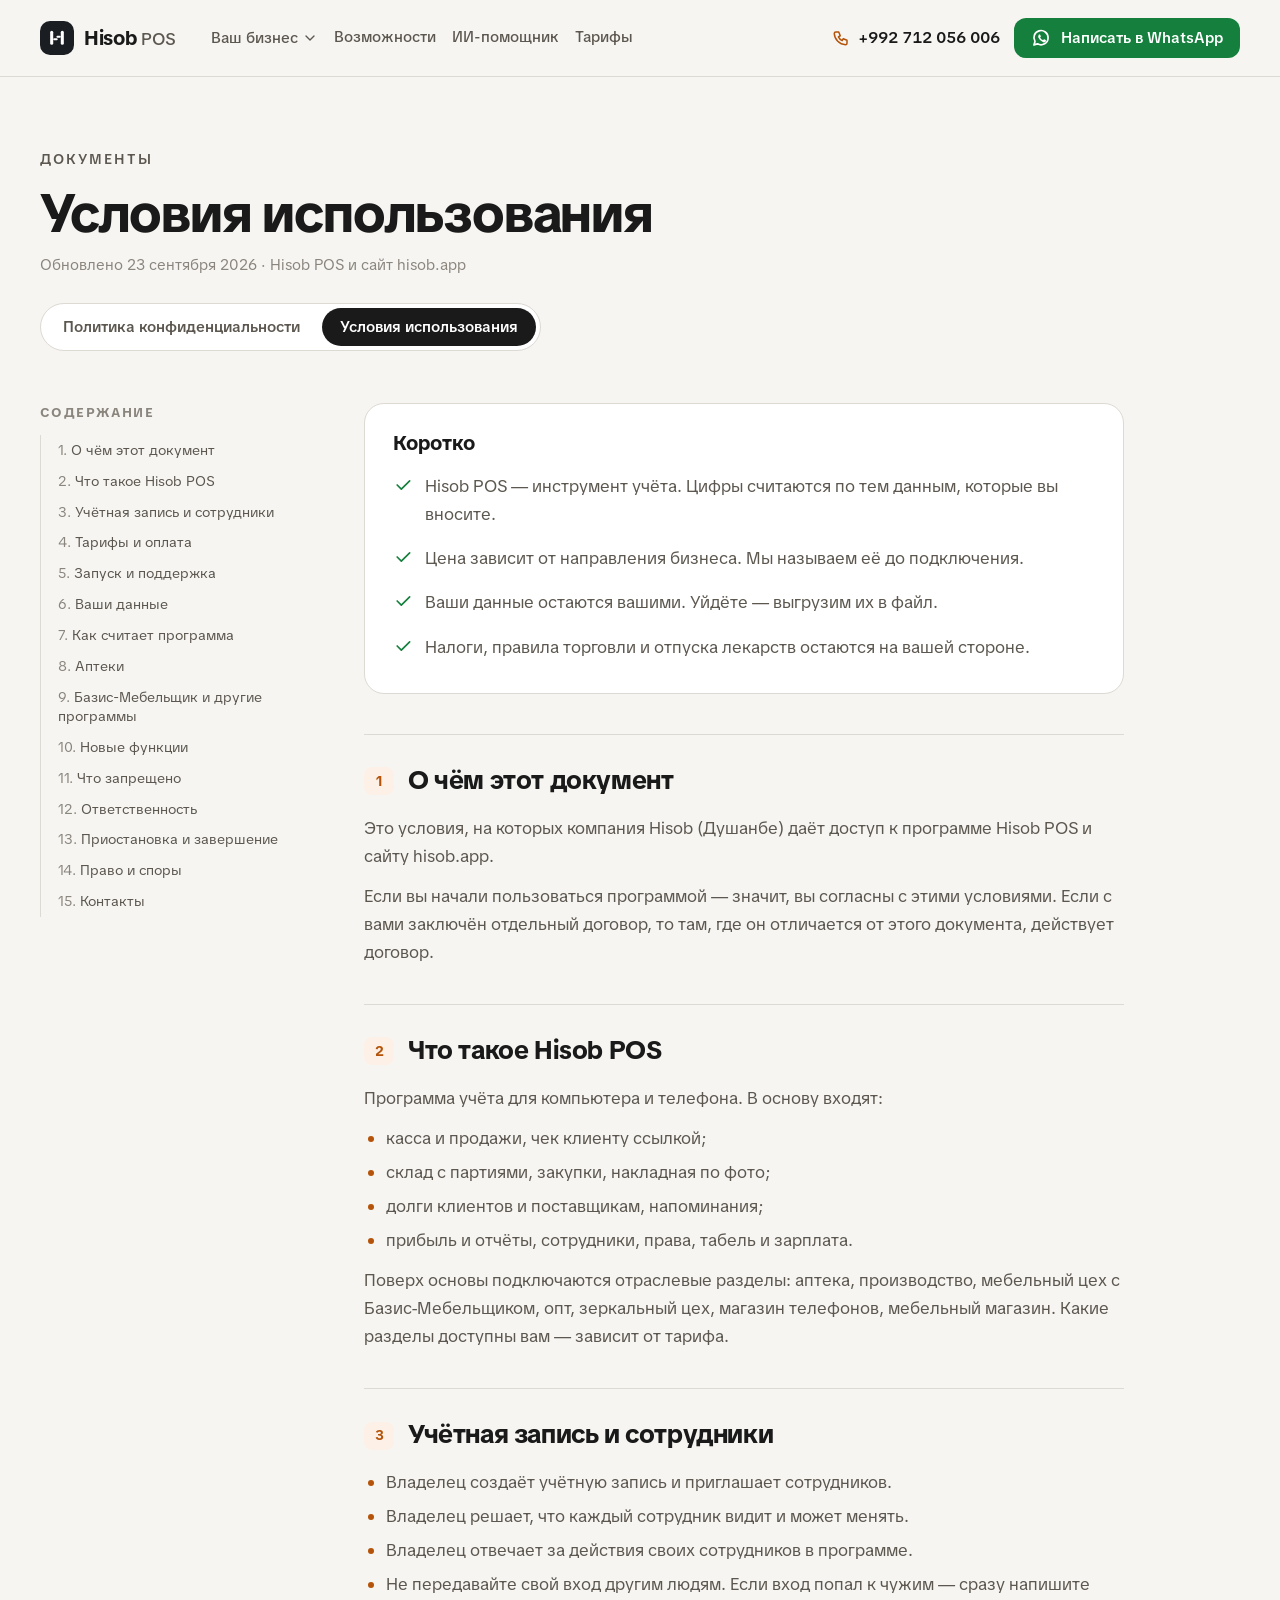
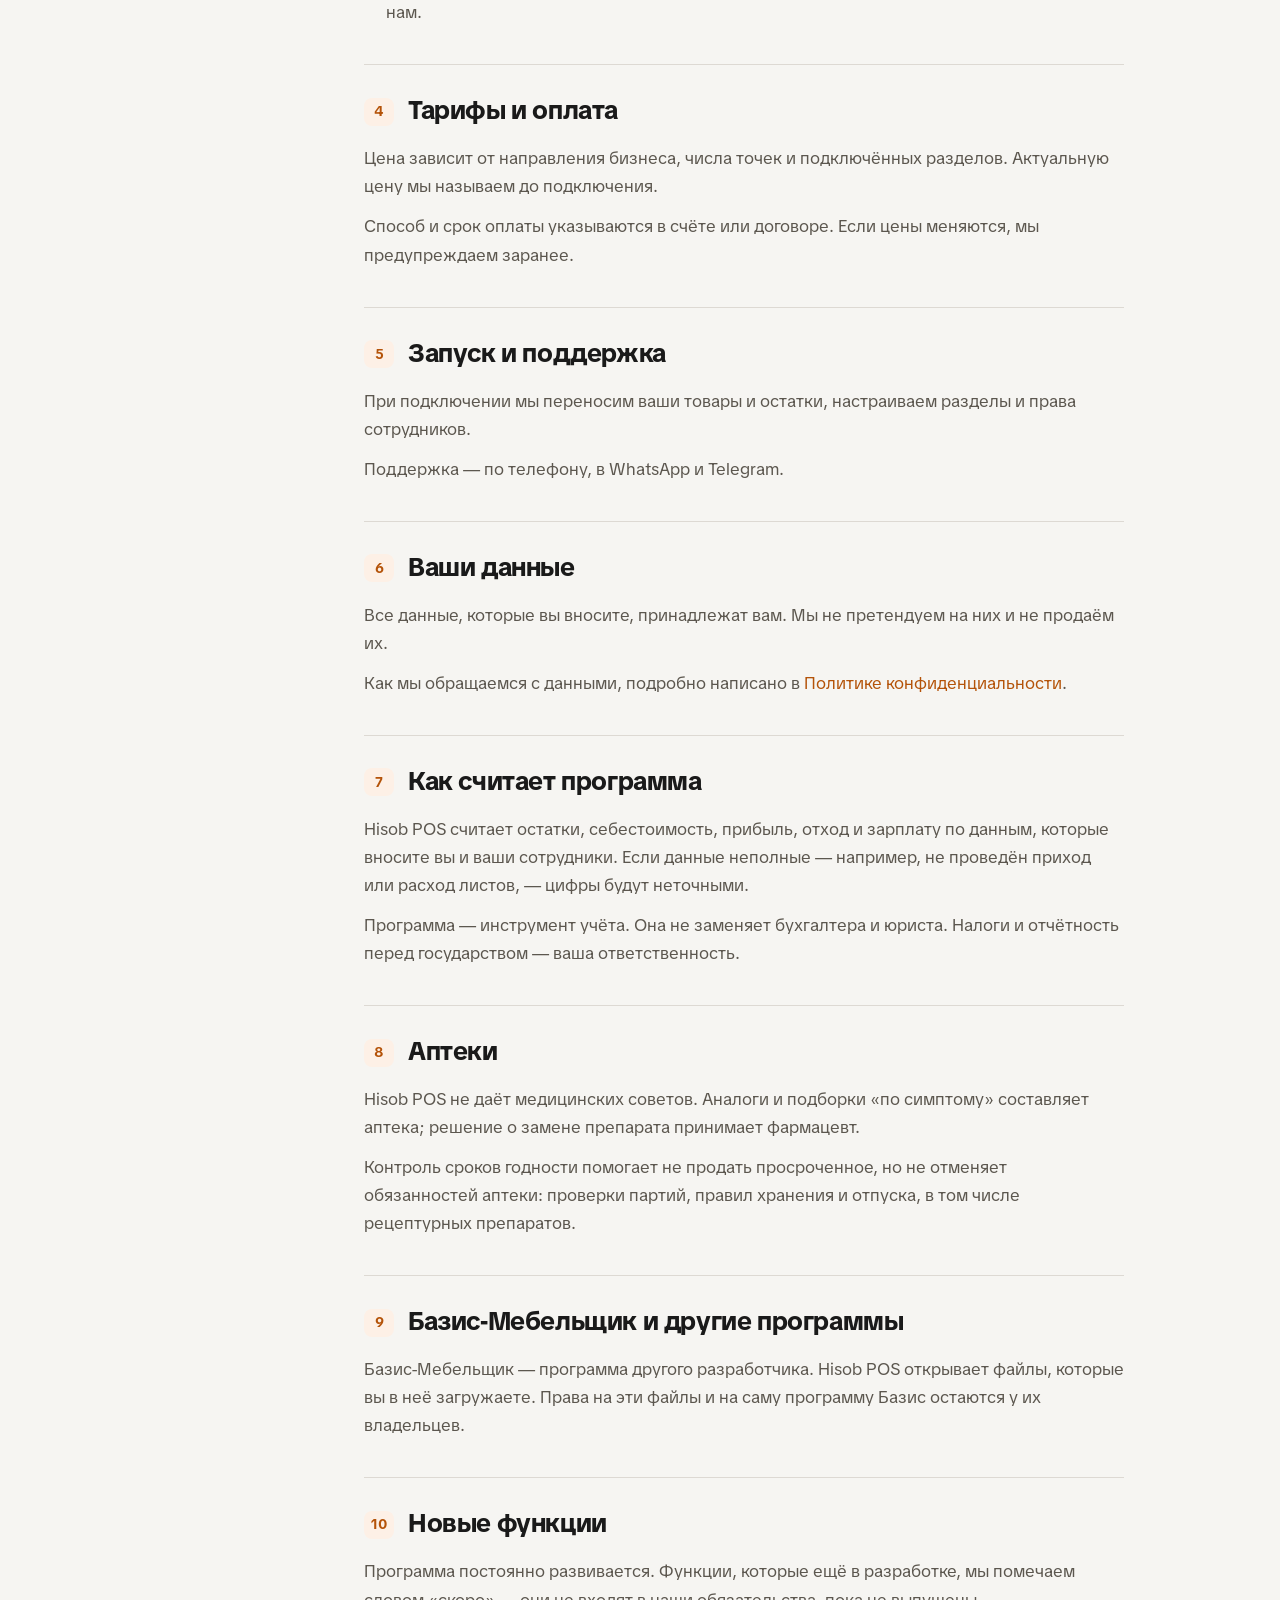
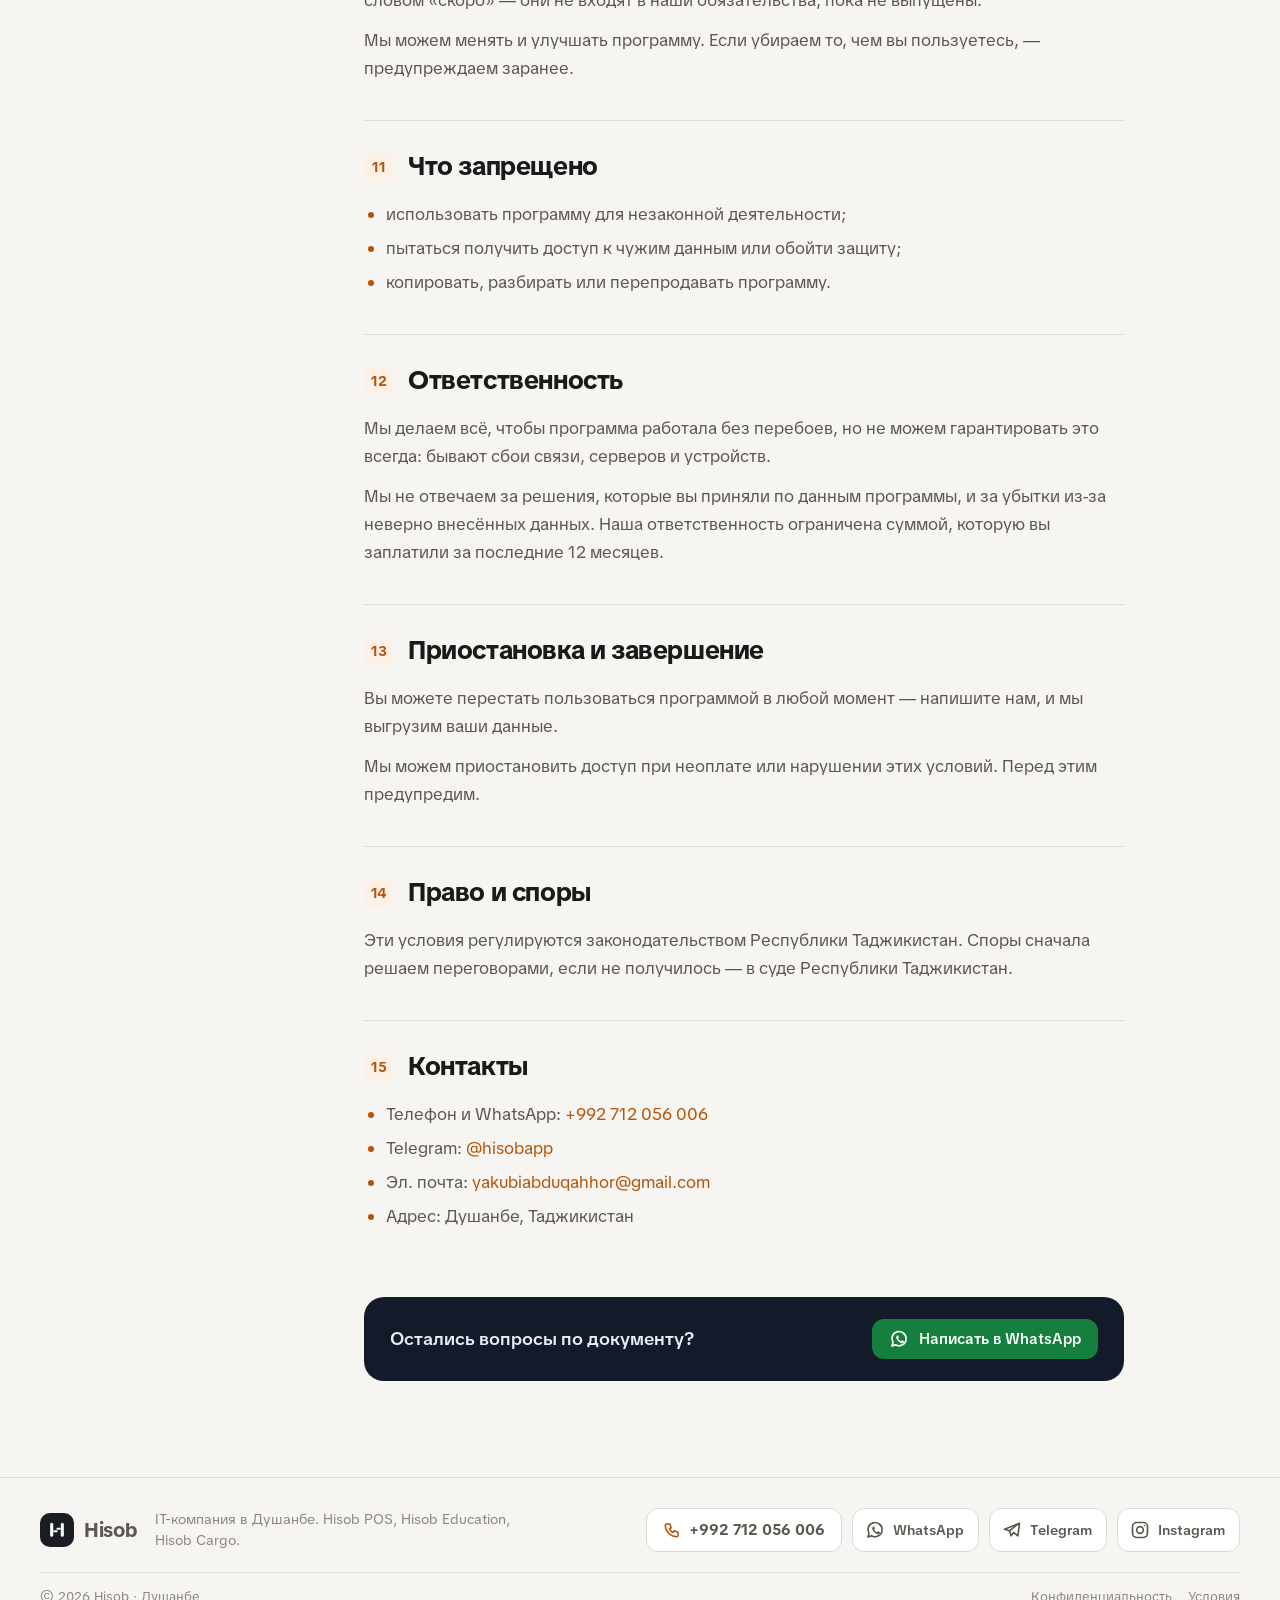
<file: terms.html>
<!DOCTYPE html>
<html lang="ru">
<head>
<meta charset="UTF-8">
<meta name="viewport" content="width=device-width, initial-scale=1.0, viewport-fit=cover">
<title>Условия использования — Hisob POS</title>
<meta name="description" content="Условия использования Hisob POS: что входит в программу, тарифы, данные, ответственность.">
<meta name="robots" content="index, follow">
<link rel="canonical" href="https://hisob.app/terms.html">
<meta property="og:type" content="website">
<meta property="og:url" content="https://hisob.app/terms.html">
<meta property="og:title" content="Условия использования — Hisob POS">
<meta property="og:description" content="Условия использования Hisob POS: что входит в программу, тарифы, данные, ответственность.">
<meta property="og:image" content="https://hisob.app/images/og.jpg">
<meta name="twitter:card" content="summary_large_image">
<meta property="og:locale" content="ru_RU">
<meta property="og:site_name" content="Hisob POS">
<script type="application/ld+json">{"@context":"https://schema.org","@graph":[{"@type":"Organization","name":"Hisob","url":"https://hisob.app/","logo":"https://hisob.app/images/icon-512.png","telephone":"+992712056006","address":{"@type":"PostalAddress","addressLocality":"Душанбе","addressCountry":"TJ"},"sameAs":["https://t.me/hisobapp","https://instagram.com/hisob.app"]},{"@type":"SoftwareApplication","name":"Hisob POS","applicationCategory":"BusinessApplication","operatingSystem":"Android, iOS, Windows, macOS, Web","url":"https://hisob.app/","description":"Программа учёта для производства, магазина и аптеки: касса, склад, долги, прибыль, сотрудники и ИИ-помощник.","offers":{"@type":"Offer","priceCurrency":"TJS","availability":"https://schema.org/InStock"}}]}</script>
<link rel="icon" href="./images/favicon.ico" sizes="any">
<link rel="icon" type="image/svg+xml" href="./images/favicon.svg">
<link rel="apple-touch-icon" href="./images/apple-touch-icon.png">
<link rel="manifest" href="./site.webmanifest">
<meta name="theme-color" content="#F6F5F2">
<link rel="preconnect" href="https://fonts.googleapis.com">
<link rel="preconnect" href="https://fonts.gstatic.com" crossorigin>
<link rel="preconnect" href="https://images.unsplash.com">
<link href="https://fonts.googleapis.com/css2?family=TikTok+Sans:wght@400;500;600;700;800&display=swap" rel="stylesheet">
<link rel="stylesheet" href="./styles.css?v=843cb9d7">
</head>
<body>
<header class="header" id="header">
  <div class="wrap header-inner">
    <a href="./" class="logo"><span class="logo-mark"><svg viewBox="0 0 512 512" fill="#FFFFFF" aria-hidden="true"><rect x="97" y="88" width="71" height="324" rx="35"/><rect x="344" y="88" width="71" height="324" rx="35"/><rect x="243" y="204" width="101" height="46" rx="23"/><rect x="168" y="262" width="104" height="46" rx="23"/></svg></span><span>Hisob <small>POS</small></span></a>
    <nav class="nav" id="nav" aria-label="Основная навигация">
      <div class="has-menu">
        <a href="./#otrasli" class="menu-toggle" aria-haspopup="true">Ваш бизнес <svg width="16" height="16" viewBox="0 0 24 24" fill="none" stroke="currentColor" stroke-width="2" stroke-linecap="round" stroke-linejoin="round" aria-hidden="true"><path d="M6 9l6 6 6-6"/></svg></a>
        <div class="menu" role="menu">
          <div class="menu-grid">
<a class="menu-item" href="./proizvodstvo/"><span class="icon"><svg width="20" height="20" viewBox="0 0 24 24" fill="none" stroke="currentColor" stroke-width="2" stroke-linecap="round" stroke-linejoin="round" aria-hidden="true"><path d="M4 20h16M6 20V9l6-4 6 4v11M10 20v-5h4v5"/></svg></span><span><b>Производство</b><small>Пекарня, швейный цех, любой цех</small></span></a>
<a class="menu-item" href="./magazin/"><span class="icon"><svg width="20" height="20" viewBox="0 0 24 24" fill="none" stroke="currentColor" stroke-width="2" stroke-linecap="round" stroke-linejoin="round" aria-hidden="true"><path d="M4 10v10h16V10"/><path d="M3 10l2-6h14l2 6z"/><path d="M9 20v-5h6v5"/></svg></span><span><b>Магазин</b><small>Продукты, хозтовары, любая розница</small></span></a>
<a class="menu-item" href="./apteka/"><span class="icon"><svg width="20" height="20" viewBox="0 0 24 24" fill="none" stroke="currentColor" stroke-width="2" stroke-linecap="round" stroke-linejoin="round" aria-hidden="true"><rect x="3" y="9" width="18" height="6" rx="3" transform="rotate(-45 12 12)"/><path d="M9 9l6 6"/></svg></span><span><b>Аптека</b><small>Сроки, аналоги, дефектура</small></span></a>
<a class="menu-item" href="./opt/"><span class="icon"><svg width="20" height="20" viewBox="0 0 24 24" fill="none" stroke="currentColor" stroke-width="2" stroke-linecap="round" stroke-linejoin="round" aria-hidden="true"><path d="M3 16V6h11v10M14 9h4l3 3v4h-7"/><circle cx="7" cy="18" r="2"/><circle cx="17" cy="18" r="2"/></svg></span><span><b>Сухофрукты и опт</b><small>Партии, валюта, прибыль машины</small></span></a>
<a class="menu-item" href="./stroy/"><span class="icon"><svg width="20" height="20" viewBox="0 0 24 24" fill="none" stroke="currentColor" stroke-width="2" stroke-linecap="round" stroke-linejoin="round" aria-hidden="true"><rect x="3" y="6" width="18" height="12" rx="1"/><path d="M3 12h18M9 6v6M15 12v6"/></svg></span><span><b>Стройматериалы</b><small>Остатки, долги бригад, спрос</small></span></a>
<a class="menu-item" href="./mebel/"><span class="icon"><svg width="20" height="20" viewBox="0 0 24 24" fill="none" stroke="currentColor" stroke-width="2" stroke-linecap="round" stroke-linejoin="round" aria-hidden="true"><path d="M12 3l8 4.5v9l-8 4.5-8-4.5v-9z"/><path d="M12 12l8-4.5M12 12v9M12 12L4 7.5"/></svg></span><span><b>Мебельный цех</b><small>Базис, техкарта, выпуск, наряды</small></span></a>
<a class="menu-item" href="./mebel-magazin/"><span class="icon"><svg width="20" height="20" viewBox="0 0 24 24" fill="none" stroke="currentColor" stroke-width="2" stroke-linecap="round" stroke-linejoin="round" aria-hidden="true"><path d="M4 12V9a2 2 0 0 1 2-2h12a2 2 0 0 1 2 2v3"/><rect x="2" y="12" width="20" height="6" rx="2"/><path d="M5 18v2M19 18v2"/></svg></span><span><b>Мебельный магазин</b><small>Комплекты и предметы</small></span></a>
<a class="menu-item" href="./telefony/"><span class="icon"><svg width="20" height="20" viewBox="0 0 24 24" fill="none" stroke="currentColor" stroke-width="2" stroke-linecap="round" stroke-linejoin="round" aria-hidden="true"><rect x="7" y="2" width="10" height="20" rx="2"/><path d="M11 18h2"/></svg></span><span><b>Магазин телефонов</b><small>IMEI, гарантия, резерв</small></span></a>
<a class="menu-item" href="./zerkala/"><span class="icon"><svg width="20" height="20" viewBox="0 0 24 24" fill="none" stroke="currentColor" stroke-width="2" stroke-linecap="round" stroke-linejoin="round" aria-hidden="true"><rect x="5" y="3" width="14" height="18" rx="2"/><path d="M9 7l-2 4M14 7l-5 9"/></svg></span><span><b>Зеркальный цех</b><small>Раскрой, работы, отход</small></span></a>
          <a class="menu-item menu-other" href="https://wa.me/992712056006?text=%D0%97%D0%B4%D1%80%D0%B0%D0%B2%D1%81%D1%82%D0%B2%D1%83%D0%B9%D1%82%D0%B5%21%20%D0%9F%D0%BE%D0%B4%D1%81%D0%BA%D0%B0%D0%B6%D0%B8%D1%82%D0%B5%2C%20%D0%BF%D0%BE%D0%B4%D1%85%D0%BE%D0%B4%D0%B8%D1%82%20%D0%BB%D0%B8%20Hisob%20POS%20%D0%B4%D0%BB%D1%8F%20%D0%BC%D0%BE%D0%B5%D0%B3%D0%BE%20%D0%B1%D0%B8%D0%B7%D0%BD%D0%B5%D1%81%D0%B0%3A%20___" target="_blank" rel="noopener"><span class="icon"><svg width="20" height="20" viewBox="0 0 24 24" fill="none" stroke="currentColor" stroke-width="2" stroke-linecap="round" stroke-linejoin="round" aria-hidden="true"><path d="M5 12h14M13 6l6 6-6 6"/></svg></span><span><b>Другое направление</b><small>Напишите — подскажем, подходит ли</small></span></a>
          </div>
        </div>
      </div>
      <a href="./vozmozhnosti/">Возможности</a>
      <a href="./vozmozhnosti/#pomoshnik">ИИ-помощник</a>
      <a href="./#tarify">Тарифы</a>
    </nav>
    <div class="header-cta">
      <a class="header-phone" href="tel:+992712056006"><svg width="18" height="18" viewBox="0 0 24 24" fill="none" stroke="currentColor" stroke-width="2" stroke-linecap="round" stroke-linejoin="round" aria-hidden="true"><path d="M5 4h4l2 5-2.5 1.5a11 11 0 0 0 5 5L15 13l5 2v4a2 2 0 0 1-2 2A16 16 0 0 1 3 6a2 2 0 0 1 2-2"/></svg> <span>+992 712 056 006</span></a>
      <a class="btn btn-wa btn-sm" href="https://wa.me/992712056006?text=%D0%97%D0%B4%D1%80%D0%B0%D0%B2%D1%81%D1%82%D0%B2%D1%83%D0%B9%D1%82%D0%B5%21%20%D0%A5%D0%BE%D1%87%D1%83%20%D0%B7%D0%B0%D0%BF%D0%B8%D1%81%D0%B0%D1%82%D1%8C%D1%81%D1%8F%20%D0%BD%D0%B0%20%D0%BF%D0%BE%D0%BA%D0%B0%D0%B7%20Hisob%20POS." target="_blank" rel="noopener"><svg width="18" height="18" viewBox="0 0 24 24" fill="none" stroke="currentColor" stroke-width="2" stroke-linecap="round" stroke-linejoin="round" aria-hidden="true"><path d="M20.5 11.6a8.5 8.5 0 0 1-12.7 7.4L3.5 20.3l1.3-4.2A8.5 8.5 0 1 1 20.5 11.6z"/><path fill="currentColor" stroke="none" d="M9.3 8.1c.2-.4.4-.4.7-.4h.5c.2 0 .4.1.5.4l.8 1.8c.1.2.1.4-.1.6l-.6.7c-.1.1-.1.3 0 .5a6.3 6.3 0 0 0 3 2.8c.2.1.4.1.5 0l.7-.8c.2-.2.4-.2.6-.1l1.8.8c.2.1.3.3.3.5 0 .8-.4 1.5-1 1.9-.7.5-1.5.6-2.3.3a10 10 0 0 1-5.9-5.7c-.3-.8-.2-1.7.2-2.4z"/></svg> Написать в WhatsApp</a>
    </div>
    <a class="header-wa" href="https://wa.me/992712056006?text=%D0%97%D0%B4%D1%80%D0%B0%D0%B2%D1%81%D1%82%D0%B2%D1%83%D0%B9%D1%82%D0%B5%21%20%D0%A5%D0%BE%D1%87%D1%83%20%D0%B7%D0%B0%D0%BF%D0%B8%D1%81%D0%B0%D1%82%D1%8C%D1%81%D1%8F%20%D0%BD%D0%B0%20%D0%BF%D0%BE%D0%BA%D0%B0%D0%B7%20Hisob%20POS." target="_blank" rel="noopener" aria-label="Написать в WhatsApp"><svg width="18" height="18" viewBox="0 0 24 24" fill="none" stroke="currentColor" stroke-width="2" stroke-linecap="round" stroke-linejoin="round" aria-hidden="true"><path d="M20.5 11.6a8.5 8.5 0 0 1-12.7 7.4L3.5 20.3l1.3-4.2A8.5 8.5 0 1 1 20.5 11.6z"/><path fill="currentColor" stroke="none" d="M9.3 8.1c.2-.4.4-.4.7-.4h.5c.2 0 .4.1.5.4l.8 1.8c.1.2.1.4-.1.6l-.6.7c-.1.1-.1.3 0 .5a6.3 6.3 0 0 0 3 2.8c.2.1.4.1.5 0l.7-.8c.2-.2.4-.2.6-.1l1.8.8c.2.1.3.3.3.5 0 .8-.4 1.5-1 1.9-.7.5-1.5.6-2.3.3a10 10 0 0 1-5.9-5.7c-.3-.8-.2-1.7.2-2.4z"/></svg><span>WhatsApp</span></a>
    <button class="menu-btn" id="menuBtn" type="button" aria-label="Меню" aria-expanded="false"><span></span><span></span><span></span></button>
  </div>
</header>
<section class="legal-hero"><div class="wrap">
  <span class="eyebrow">Документы</span>
  <h1 class="h1">Условия использования</h1>
  <p class="legal-date">Обновлено 23 сентября 2026 · Hisob POS и сайт hisob.app</p>
  <nav class="legal-tabs" aria-label="Документы"><a href="privacy.html">Политика конфиденциальности</a><a href="terms.html" class="active">Условия использования</a></nav>
</div></section>
<section class="legal-body"><div class="wrap legal-grid">
  <aside class="legal-toc"><b>Содержание</b><ol><li><a href="#s1">О чём этот документ</a></li><li><a href="#s2">Что такое Hisob POS</a></li><li><a href="#s3">Учётная запись и сотрудники</a></li><li><a href="#s4">Тарифы и оплата</a></li><li><a href="#s5">Запуск и поддержка</a></li><li><a href="#s6">Ваши данные</a></li><li><a href="#s7">Как считает программа</a></li><li><a href="#s8">Аптеки</a></li><li><a href="#s9">Базис-Мебельщик и другие программы</a></li><li><a href="#s10">Новые функции</a></li><li><a href="#s11">Что запрещено</a></li><li><a href="#s12">Ответственность</a></li><li><a href="#s13">Приостановка и завершение</a></li><li><a href="#s14">Право и споры</a></li><li><a href="#s15">Контакты</a></li></ol></aside>
  <article class="legal-text">
    <div class="legal-short"><h2>Коротко</h2><ul class="checklist"><li><svg width="24" height="24" viewBox="0 0 24 24" fill="none" stroke="currentColor" stroke-width="2" stroke-linecap="round" stroke-linejoin="round" aria-hidden="true"><path d="M5 12l5 5L20 7"/></svg><span>Hisob POS — инструмент учёта. Цифры считаются по тем данным, которые вы вносите.</span></li><li><svg width="24" height="24" viewBox="0 0 24 24" fill="none" stroke="currentColor" stroke-width="2" stroke-linecap="round" stroke-linejoin="round" aria-hidden="true"><path d="M5 12l5 5L20 7"/></svg><span>Цена зависит от направления бизнеса. Мы называем её до подключения.</span></li><li><svg width="24" height="24" viewBox="0 0 24 24" fill="none" stroke="currentColor" stroke-width="2" stroke-linecap="round" stroke-linejoin="round" aria-hidden="true"><path d="M5 12l5 5L20 7"/></svg><span>Ваши данные остаются вашими. Уйдёте — выгрузим их в файл.</span></li><li><svg width="24" height="24" viewBox="0 0 24 24" fill="none" stroke="currentColor" stroke-width="2" stroke-linecap="round" stroke-linejoin="round" aria-hidden="true"><path d="M5 12l5 5L20 7"/></svg><span>Налоги, правила торговли и отпуска лекарств остаются на вашей стороне.</span></li></ul></div>
    <section id="s1"><h2><span>1</span>О чём этот документ</h2><p>Это условия, на которых компания Hisob (Душанбе) даёт доступ к программе Hisob POS и сайту hisob.app.</p><p>Если вы начали пользоваться программой — значит, вы согласны с этими условиями. Если с вами заключён отдельный договор, то там, где он отличается от этого документа, действует договор.</p></section><section id="s2"><h2><span>2</span>Что такое Hisob POS</h2><p>Программа учёта для компьютера и телефона. В основу входят:</p><ul><li>касса и продажи, чек клиенту ссылкой;</li><li>склад с партиями, закупки, накладная по фото;</li><li>долги клиентов и поставщикам, напоминания;</li><li>прибыль и отчёты, сотрудники, права, табель и зарплата.</li></ul><p>Поверх основы подключаются отраслевые разделы: аптека, производство, мебельный цех с Базис-Мебельщиком, опт, зеркальный цех, магазин телефонов, мебельный магазин. Какие разделы доступны вам — зависит от тарифа.</p></section><section id="s3"><h2><span>3</span>Учётная запись и сотрудники</h2><ul><li>Владелец создаёт учётную запись и приглашает сотрудников.</li><li>Владелец решает, что каждый сотрудник видит и может менять.</li><li>Владелец отвечает за действия своих сотрудников в программе.</li><li>Не передавайте свой вход другим людям. Если вход попал к чужим — сразу напишите нам.</li></ul></section><section id="s4"><h2><span>4</span>Тарифы и оплата</h2><p>Цена зависит от направления бизнеса, числа точек и подключённых разделов. Актуальную цену мы называем до подключения.</p><p>Способ и срок оплаты указываются в счёте или договоре. Если цены меняются, мы предупреждаем заранее.</p></section><section id="s5"><h2><span>5</span>Запуск и поддержка</h2><p>При подключении мы переносим ваши товары и остатки, настраиваем разделы и права сотрудников.</p><p>Поддержка — по телефону, в WhatsApp и Telegram.</p></section><section id="s6"><h2><span>6</span>Ваши данные</h2><p>Все данные, которые вы вносите, принадлежат вам. Мы не претендуем на них и не продаём их.</p><p>Как мы обращаемся с данными, подробно написано в <a href="privacy.html">Политике конфиденциальности</a>.</p></section><section id="s7"><h2><span>7</span>Как считает программа</h2><p>Hisob POS считает остатки, себестоимость, прибыль, отход и зарплату по данным, которые вносите вы и ваши сотрудники. Если данные неполные — например, не проведён приход или расход листов, — цифры будут неточными.</p><p>Программа — инструмент учёта. Она не заменяет бухгалтера и юриста. Налоги и отчётность перед государством — ваша ответственность.</p></section><section id="s8"><h2><span>8</span>Аптеки</h2><p>Hisob POS не даёт медицинских советов. Аналоги и подборки «по симптому» составляет аптека; решение о замене препарата принимает фармацевт.</p><p>Контроль сроков годности помогает не продать просроченное, но не отменяет обязанностей аптеки: проверки партий, правил хранения и отпуска, в том числе рецептурных препаратов.</p></section><section id="s9"><h2><span>9</span>Базис-Мебельщик и другие программы</h2><p>Базис-Мебельщик — программа другого разработчика. Hisob POS открывает файлы, которые вы в неё загружаете. Права на эти файлы и на саму программу Базис остаются у их владельцев.</p></section><section id="s10"><h2><span>10</span>Новые функции</h2><p>Программа постоянно развивается. Функции, которые ещё в разработке, мы помечаем словом «скоро» — они не входят в наши обязательства, пока не выпущены.</p><p>Мы можем менять и улучшать программу. Если убираем то, чем вы пользуетесь, — предупреждаем заранее.</p></section><section id="s11"><h2><span>11</span>Что запрещено</h2><ul><li>использовать программу для незаконной деятельности;</li><li>пытаться получить доступ к чужим данным или обойти защиту;</li><li>копировать, разбирать или перепродавать программу.</li></ul></section><section id="s12"><h2><span>12</span>Ответственность</h2><p>Мы делаем всё, чтобы программа работала без перебоев, но не можем гарантировать это всегда: бывают сбои связи, серверов и устройств.</p><p>Мы не отвечаем за решения, которые вы приняли по данным программы, и за убытки из-за неверно внесённых данных. Наша ответственность ограничена суммой, которую вы заплатили за последние 12 месяцев.</p></section><section id="s13"><h2><span>13</span>Приостановка и завершение</h2><p>Вы можете перестать пользоваться программой в любой момент — напишите нам, и мы выгрузим ваши данные.</p><p>Мы можем приостановить доступ при неоплате или нарушении этих условий. Перед этим предупредим.</p></section><section id="s14"><h2><span>14</span>Право и споры</h2><p>Эти условия регулируются законодательством Республики Таджикистан. Споры сначала решаем переговорами, если не получилось — в суде Республики Таджикистан.</p></section><section id="s15"><h2><span>15</span>Контакты</h2><ul><li>Телефон и WhatsApp: <a href="tel:+992712056006">+992 712 056 006</a></li><li>Telegram: <a href="https://t.me/hisobapp" target="_blank" rel="noopener">@hisobapp</a></li><li>Эл. почта: <a href="mailto:yakubiabduqahhor@gmail.com">yakubiabduqahhor@gmail.com</a></li><li>Адрес: Душанбе, Таджикистан</li></ul></section>
    <div class="legal-ask"><p>Остались вопросы по документу?</p><a class="btn btn-wa btn-sm" href="https://wa.me/992712056006?text=%D0%97%D0%B4%D1%80%D0%B0%D0%B2%D1%81%D1%82%D0%B2%D1%83%D0%B9%D1%82%D0%B5%21%20%D0%A3%20%D0%BC%D0%B5%D0%BD%D1%8F%20%D0%B2%D0%BE%D0%BF%D1%80%D0%BE%D1%81%20%D0%BF%D0%BE%20%D0%B4%D0%BE%D0%BA%D1%83%D0%BC%D0%B5%D0%BD%D1%82%D1%83%20%C2%AB%D0%A3%D1%81%D0%BB%D0%BE%D0%B2%D0%B8%D1%8F%20%D0%B8%D1%81%D0%BF%D0%BE%D0%BB%D1%8C%D0%B7%D0%BE%D0%B2%D0%B0%D0%BD%D0%B8%D1%8F%C2%BB." target="_blank" rel="noopener"><svg width="18" height="18" viewBox="0 0 24 24" fill="none" stroke="currentColor" stroke-width="2" stroke-linecap="round" stroke-linejoin="round" aria-hidden="true"><path d="M20.5 11.6a8.5 8.5 0 0 1-12.7 7.4L3.5 20.3l1.3-4.2A8.5 8.5 0 1 1 20.5 11.6z"/><path fill="currentColor" stroke="none" d="M9.3 8.1c.2-.4.4-.4.7-.4h.5c.2 0 .4.1.5.4l.8 1.8c.1.2.1.4-.1.6l-.6.7c-.1.1-.1.3 0 .5a6.3 6.3 0 0 0 3 2.8c.2.1.4.1.5 0l.7-.8c.2-.2.4-.2.6-.1l1.8.8c.2.1.3.3.3.5 0 .8-.4 1.5-1 1.9-.7.5-1.5.6-2.3.3a10 10 0 0 1-5.9-5.7c-.3-.8-.2-1.7.2-2.4z"/></svg> Написать в WhatsApp</a></div>
  </article>
</div></section>
<footer class="footer" id="kontakty">
  <div class="wrap">
    <div class="foot-top">
      <div class="foot-brand">
        <a href="./" class="logo"><span class="logo-mark"><svg viewBox="0 0 512 512" fill="#FFFFFF" aria-hidden="true"><rect x="97" y="88" width="71" height="324" rx="35"/><rect x="344" y="88" width="71" height="324" rx="35"/><rect x="243" y="204" width="101" height="46" rx="23"/><rect x="168" y="262" width="104" height="46" rx="23"/></svg></span><span>Hisob</span></a>
        <p>IT-компания в Душанбе. Hisob POS, Hisob Education, Hisob Cargo.</p>
      </div>
      <div class="foot-contacts">
        <a class="foot-phone" href="tel:+992712056006"><svg width="18" height="18" viewBox="0 0 24 24" fill="none" stroke="currentColor" stroke-width="2" stroke-linecap="round" stroke-linejoin="round" aria-hidden="true"><path d="M5 4h4l2 5-2.5 1.5a11 11 0 0 0 5 5L15 13l5 2v4a2 2 0 0 1-2 2A16 16 0 0 1 3 6a2 2 0 0 1 2-2"/></svg> +992 712 056 006</a>
        <a class="foot-soc wa" href="https://wa.me/992712056006?text=%D0%97%D0%B4%D1%80%D0%B0%D0%B2%D1%81%D1%82%D0%B2%D1%83%D0%B9%D1%82%D0%B5%21%20%D0%A5%D0%BE%D1%87%D1%83%20%D1%83%D0%B7%D0%BD%D0%B0%D1%82%D1%8C%20%D0%BF%D1%80%D0%BE%20Hisob%20POS." target="_blank" rel="noopener"><svg width="22" height="22" viewBox="0 0 24 24" fill="none" stroke="currentColor" stroke-width="2" stroke-linecap="round" stroke-linejoin="round" aria-hidden="true"><path d="M20.5 11.6a8.5 8.5 0 0 1-12.7 7.4L3.5 20.3l1.3-4.2A8.5 8.5 0 1 1 20.5 11.6z"/><path fill="currentColor" stroke="none" d="M9.3 8.1c.2-.4.4-.4.7-.4h.5c.2 0 .4.1.5.4l.8 1.8c.1.2.1.4-.1.6l-.6.7c-.1.1-.1.3 0 .5a6.3 6.3 0 0 0 3 2.8c.2.1.4.1.5 0l.7-.8c.2-.2.4-.2.6-.1l1.8.8c.2.1.3.3.3.5 0 .8-.4 1.5-1 1.9-.7.5-1.5.6-2.3.3a10 10 0 0 1-5.9-5.7c-.3-.8-.2-1.7.2-2.4z"/></svg><span>WhatsApp</span></a>
        <a class="foot-soc tg" href="https://t.me/hisobapp" target="_blank" rel="noopener"><svg width="22" height="22" viewBox="0 0 24 24" fill="none" stroke="currentColor" stroke-width="2" stroke-linecap="round" stroke-linejoin="round" aria-hidden="true"><path d="M21 4L3 11l6 2 2 6 3-4 5 4z"/><path d="M9 13l10-8"/></svg><span>Telegram</span></a>
        <a class="foot-soc ig" href="https://instagram.com/hisob.app" target="_blank" rel="noopener"><svg width="22" height="22" viewBox="0 0 24 24" fill="none" stroke="currentColor" stroke-width="2" stroke-linecap="round" stroke-linejoin="round" aria-hidden="true"><rect x="3" y="3" width="18" height="18" rx="5"/><circle cx="12" cy="12" r="4"/><circle cx="17.3" cy="6.7" r="1" fill="currentColor" stroke="none"/></svg><span>Instagram</span></a>
      </div>
    </div>
    <div class="footer-bottom">
      <span>© 2026 Hisob · Душанбе</span>
      <span class="foot-links"><a href="./privacy.html">Конфиденциальность</a><a href="./terms.html">Условия</a></span>
    </div>
  </div>
</footer>
<script>
(function(){
  var b=document.getElementById('menuBtn'),n=document.getElementById('nav');
  if(!b||!n)return;
  b.addEventListener('click',function(){var o=n.classList.toggle('open');b.setAttribute('aria-expanded',o?'true':'false');});
  var h=document.getElementById('header');window.addEventListener('scroll',function(){h.classList.toggle('scrolled',window.scrollY>8);},{passive:true});
  var t=n.querySelector('.menu-toggle');if(t){t.addEventListener('click',function(e){if(window.innerWidth<=820){e.preventDefault();t.parentNode.classList.toggle('open');}});}
  n.addEventListener('click',function(e){var a=e.target.closest('a');if(a&&!a.classList.contains('menu-toggle')){n.classList.remove('open');b.setAttribute('aria-expanded','false');}});
})();
(function(){
  var rm=window.matchMedia&&window.matchMedia('(prefers-reduced-motion: reduce)').matches;
  var els=document.querySelectorAll('.section-head, .card, .step, .fact, .table, .devices, .cta, .faq > *, .also, .dark-band, .dark-card, .price-card, .cta-photo, .faq-card, .faq-foot, .shot, .ai-msg, .ai-point, .fcard, .fbar, .fp-card, .mod-head, .mod-grid > li, .mod-photo, .mod-more, .facts4 > li, .tar-row, .others-grid > .ptile, .ind-hero-text, .ind-visual');
  if(!('IntersectionObserver' in window)||rm){return;}
  var io=new IntersectionObserver(function(en){en.forEach(function(x){if(x.isIntersecting){x.target.classList.add('in');io.unobserve(x.target);}});},{rootMargin:'0px 0px -40px 0px',threshold:0.08});
  Array.prototype.forEach.call(els,function(el){var i=0,p=el.parentNode,c=el;while((c=c.previousElementSibling)&&i<5)i++;el.style.transitionDelay=(i*70)+'ms';el.classList.add('reveal');io.observe(el);});
})();
(function(){
  var d=document.getElementById('rotData'),slots=Array.prototype.slice.call(document.querySelectorAll('.ptile.rot'));
  if(!d)return;
  if(window.matchMedia&&window.matchMedia('(prefers-reduced-motion: reduce)').matches)return;
  var data=JSON.parse(d.textContent),all=data.rot,paused=false,collage=document.querySelector('.hero-collage');
  collage.addEventListener('mouseenter',function(){paused=true;});collage.addEventListener('mouseleave',function(){paused=false;});
  function preload(list){list.forEach(function(x){var im=new Image();im.src=x.img;});}
  function show(slot,img,t,s,href,fail){
    var old=slot.querySelector('img'),im=document.createElement('img');im.alt='';im.style.opacity='0';
    im.onload=function(){
      slot.insertBefore(im,old.nextSibling);
      var lab=slot.querySelector('.ptile-label');
      requestAnimationFrame(function(){requestAnimationFrame(function(){
        im.style.opacity='1';lab.classList.add('fade');
        setTimeout(function(){if(t)lab.querySelector('b').textContent=t;var sm=lab.querySelector('small');if(sm&&s!=null)sm.textContent=s;
          if(href){slot.href=href;slot.removeAttribute('target');}lab.classList.remove('fade');},300);
        setTimeout(function(){if(old.parentNode)old.parentNode.removeChild(old);},800);
      });});
    };
    im.onerror=function(){if(fail)fail();};
    im.src=img;
  }
  /* маленькие карточки: каждая меняется сама по себе */
  var shown=slots.map(function(s){var t=s.querySelector('b').textContent,it=null;all.forEach(function(x){if(x.t===t)it=x;});return it;});
  var hidden=all.filter(function(x){return shown.indexOf(x)<0;});
  preload(hidden);
  slots.forEach(function(slot,i){
    function tick(){
      if(!paused&&!document.hidden&&hidden.length){
        var n=Math.floor(Math.random()*hidden.length),next=hidden.splice(n,1)[0];
        var prev=shown[i];hidden.push(prev);shown[i]=next;show(slot,next.img,next.t,next.s,next.href,function(){shown[i]=prev;hidden.splice(hidden.indexOf(prev),1);});
      }
      setTimeout(tick,4500+Math.random()*3000);
    }
    setTimeout(tick,1200+i*700+Math.random()*900);
  });
  /* большие карточки: одна отрасль, разные ниши */
  document.querySelectorAll('.ptile[data-cycle]').forEach(function(slot,j){
    var list=data.cycle[slot.getAttribute('data-cycle')];if(!list||list.length<2)return;
    preload(list);var k=0;
    function tick(){
      if(!paused&&!document.hidden&&list.length>1){k=(k+1)%list.length;var kk=k;show(slot,list[kk].img,null,list[kk].s,null,function(){list.splice(kk,1);k=kk-1;});}
      setTimeout(tick,6000);
    }
    setTimeout(tick,2500+j*2100);
  });
})();
(function(){
  var d=document.getElementById('scrData'),tabs=document.getElementById('scrTabs');if(!d||!tabs)return;
  var S=JSON.parse(d.textContent),D=document.getElementById('scrD'),M=document.getElementById('scrM'),C=document.getElementById('scrCap'),U=document.getElementById('scrUrl'),cur=0;
  S.forEach(function(x){var a=new Image();a.src=x.d;var b=new Image();b.src=x.m;});
  function fade(img,src){if(img.getAttribute('src').indexOf(src)>=0)return;img.classList.add('out');setTimeout(function(){img.src=src;img.onload=function(){img.classList.remove('out');};},220);}
  tabs.addEventListener('click',function(e){var t=e.target.closest('.tab');if(!t)return;var i=+t.dataset.i;if(i===cur)return;cur=i;
    Array.prototype.forEach.call(tabs.children,function(c){c.classList.toggle('active',c===t);});
    fade(D,S[i].d);fade(M,S[i].m);C.textContent=S[i].c;U.textContent='hisob.app / '+S[i].u;});
})();
</script>
<script>
(function(){
  var links=document.querySelectorAll('[data-video]'); if(!links.length) return;
  var box=null, last=null;
  function close(){ if(!box) return; box.remove(); box=null; document.documentElement.style.overflow=''; if(last) last.focus(); }
  function open(id){
    box=document.createElement('div'); box.className='vmodal'; box.setAttribute('role','dialog'); box.setAttribute('aria-modal','true'); box.setAttribute('aria-label','Видеообзор Hisob POS');
    box.innerHTML='<div class="vmodal-in"><button class="vmodal-x" type="button" aria-label="Закрыть">&times;</button><div class="vmodal-frame"><iframe src="https://www.youtube-nocookie.com/embed/'+id+'?autoplay=1&rel=0&modestbranding=1" title="Видеообзор Hisob POS" allow="autoplay; encrypted-media; picture-in-picture; fullscreen" allowfullscreen></iframe></div></div>';
    document.body.appendChild(box); document.documentElement.style.overflow='hidden';
    box.addEventListener('click',function(e){ if(e.target===box||e.target.classList.contains('vmodal-x')) close(); });
    box.querySelector('.vmodal-x').focus();
  }
  Array.prototype.forEach.call(links,function(a){ a.addEventListener('click',function(e){ if(e.metaKey||e.ctrlKey||e.shiftKey) return; e.preventDefault(); last=a; open(a.getAttribute('data-video')); }); });
  document.addEventListener('keydown',function(e){ if(e.key==='Escape') close(); });
})();
</script>
<script>
(function(){
  var st=document.querySelector('.hero-strip'), tr=st&&st.querySelector('.hero-track'); if(!st||!tr) return;
  if(window.matchMedia&&window.matchMedia('(prefers-reduced-motion: reduce)').matches) return;
  var speed=45, pos=null, paused=false, last=null, timer=null;
  function half(){ return tr.getBoundingClientRect().width/2; }
  function wrap(){ var h=half(); if(h<=0) return; if(st.scrollLeft>=h){ st.scrollLeft-=h; pos=st.scrollLeft; } else if(st.scrollLeft<=0&&paused){ st.scrollLeft+=h; pos=st.scrollLeft; } }
  function step(ts){
    if(last==null) last=ts; var dt=Math.min((ts-last)/1000,.05); last=ts;
    if(st.offsetParent&&!document.hidden&&!paused){ if(pos==null) pos=st.scrollLeft; pos+=speed*dt; st.scrollLeft=Math.round(pos); wrap(); }
    requestAnimationFrame(step);
  }
  function hold(){ paused=true; clearTimeout(timer); }
  function release(){ clearTimeout(timer); timer=setTimeout(function(){ pos=st.scrollLeft; paused=false; },1800); }
  ['touchstart','pointerdown','mousedown'].forEach(function(e){ st.addEventListener(e,hold,{passive:true}); });
  ['touchend','touchcancel','pointerup','pointercancel','mouseup','mouseleave'].forEach(function(e){ st.addEventListener(e,release,{passive:true}); });
  st.addEventListener('scroll',function(){ if(paused){ wrap(); release(); } },{passive:true});
  requestAnimationFrame(step);
})();
</script>
</body>
</html>
</file>
<file: styles.css>
/* Hisob — hisob.app · единый стиль с презентацией */
:root {
  --ground: #F6F5F2;
  --paper: #FFFFFF;
  --ink: #1A1A1A;
  --secondary: #5C574F;
  --muted: #8A857D;
  --rule: #DDD9D3;
  --hover: #F5F3EF;
  --divider: #EDEAE4;
  --amber: #B45309;
  --amber-dark: #8A3F07;
  --amber-light: #FDF0E6;
  --green: #15803D;
  --green-light: #E8F5E9;
  --red: #C62828;
  --red-light: #FFEBEE;
  --blue: #2F66D9;
  --blue-light: #E8F3FF;
  --dark: #131B2A;
  --dark-card: #1D2738;
  --dark-text: #E8EDF3;
  --dark-muted: #8B98A8;
  --plate: #1A1D21;
  --radius: 20px;
  --radius-sm: 12px;
  --wrap: 1200px;
}

* { box-sizing: border-box; }
html { scroll-behavior: smooth; -webkit-text-size-adjust: 100%; }
body {
  margin: 0;
  font-family: 'TikTok Sans', system-ui, -apple-system, 'Segoe UI', sans-serif;
  color: var(--ink);
  background: var(--ground);
  line-height: 1.5;
  -webkit-font-smoothing: antialiased;
}
h1, h2, h3, h4, p, ul, ol, figure { margin: 0; }
ul, ol { padding: 0; list-style: none; }
img { max-width: 100%; height: auto; display: block; }
a { color: var(--amber); text-decoration: none; }
a:hover { color: var(--amber-dark); }
button { font: inherit; }

.wrap { width: min(var(--wrap), 100% - 40px); margin: 0 auto; }
.sr-only { position: absolute; width: 1px; height: 1px; overflow: hidden; clip: rect(0 0 0 0); white-space: nowrap; }

/* ---------- шапка ---------- */
.header {
  position: sticky; top: 0; z-index: 50;
  background: rgba(246,245,242,0.92);
  backdrop-filter: saturate(150%) blur(10px);
  border-bottom: 1px solid var(--rule);
}
.header-inner { display: flex; align-items: center; gap: 28px; height: 76px; }
.header.scrolled { box-shadow: 0 6px 24px rgba(15,15,15,0.06); }
.logo { display: flex; align-items: center; gap: 10px; color: var(--ink); font-weight: 700; font-size: 20px; letter-spacing: -0.3px; }
.logo-mark { width: 34px; height: 34px; border-radius: 10px; background: var(--plate); display: grid; place-items: center; flex-shrink: 0; }
.logo-mark svg { width: 22px; height: 22px; }
.logo span small { font-weight: 500; color: var(--secondary); }
.nav { display: flex; gap: 16px; margin-left: 8px; }
.nav a { color: var(--secondary); font-weight: 500; font-size: 15px; }
.nav a:hover, .nav a[aria-current] { color: var(--ink); }
.header-cta { margin-left: auto; display: flex; gap: 14px; align-items: center; }
.header-phone { display: inline-flex; align-items: center; gap: 8px; color: var(--ink); font-weight: 600; font-size: 16px; font-variant-numeric: tabular-nums; white-space: nowrap; }
.header-phone svg { width: 18px; height: 18px; color: var(--amber); }
.header-phone:hover { color: var(--amber-dark); }
/* выпадающее меню отраслей */
.has-menu { position: relative; }
.menu-toggle { display: inline-flex; align-items: center; gap: 4px; }
.menu-toggle svg { transition: transform .15s; }
.has-menu:hover .menu-toggle svg, .has-menu.open .menu-toggle svg { transform: rotate(180deg); }
.menu { display: none; position: absolute; left: -16px; top: calc(100% + 14px); width: 760px; background: var(--paper); border: 1px solid var(--rule); border-radius: var(--radius); box-shadow: 0 24px 60px rgba(15,15,15,0.12); padding: 14px; z-index: 60; }
.menu::before { content: ''; position: absolute; left: 0; right: 0; top: -16px; height: 16px; }
.has-menu:hover .menu, .has-menu.open .menu { display: block; }
.menu-grid { display: grid; grid-template-columns: 1fr 1fr; gap: 4px; }
.menu-item { display: flex; gap: 12px; align-items: flex-start; padding: 10px 12px; border-radius: 12px; color: var(--ink); }
.menu-item:hover { background: var(--hover); color: var(--ink); }
.menu-item .icon { width: 38px; height: 38px; border-radius: 10px; background: var(--amber-light); color: var(--amber); display: grid; place-items: center; flex-shrink: 0; }
.menu-item b { display: block; font-size: 16px; font-weight: 600; }
.menu-item small { display: block; font-size: 13px; color: var(--secondary); margin-top: 2px; }
.menu-foot { border-top: 1px solid var(--divider); margin-top: 10px; padding: 12px 12px 4px; font-size: 14px; color: var(--secondary); }
.menu-btn { display: none; margin-left: auto; width: 44px; height: 44px; border: 1px solid var(--rule); border-radius: 10px; background: var(--paper); cursor: pointer; }
.menu-btn span { display: block; width: 18px; height: 2px; background: var(--ink); margin: 3px auto; border-radius: 2px; }

/* ---------- кнопки ---------- */
.btn {
  display: inline-flex; align-items: center; justify-content: center; gap: 10px;
  min-height: 48px; padding: 12px 22px; border-radius: var(--radius-sm);
  font-weight: 600; font-size: 16px; border: 1px solid transparent; cursor: pointer;
  transition: background .15s, color .15s, border-color .15s;
}
.btn svg { width: 20px; height: 20px; flex-shrink: 0; }
.btn-primary { background: var(--ink); color: #fff; }
.btn-primary:hover { background: #000; color: #fff; }
.btn-ghost { background: var(--paper); color: var(--ink); border-color: var(--rule); }
.btn-ghost:hover { background: var(--hover); color: var(--ink); }
.btn-light { background: #fff; color: var(--dark); }
.btn-light:hover { background: #F0F2F5; color: var(--dark); }
.btn-outline-light { background: transparent; color: #fff; border-color: rgba(255,255,255,0.35); }
.btn-outline-light:hover { background: rgba(255,255,255,0.08); color: #fff; }
.btn-wa { background: var(--green); color: #fff; }
.btn-wa:hover { background: #106B31; color: #fff; }
.btn-sm { min-height: 40px; padding: 8px 16px; font-size: 15px; }

/* ---------- типографика ---------- */
.eyebrow { display: block; font-size: 14px; font-weight: 600; letter-spacing: 2px; text-transform: uppercase; color: var(--secondary); margin-bottom: 14px; }
.h1 { font-size: clamp(34px, 5.2vw, 58px); line-height: 1.08; font-weight: 700; letter-spacing: -1.2px; }
.h2 { font-size: clamp(28px, 3.6vw, 42px); line-height: 1.14; font-weight: 700; letter-spacing: -0.8px; }
.h3 { font-size: 21px; line-height: 1.3; font-weight: 700; }
.lead { font-size: clamp(17px, 1.6vw, 20px); line-height: 1.55; color: var(--secondary); }
.section { padding: clamp(56px, 8vw, 96px) 0; }
.section-alt { background: var(--paper); border-top: 1px solid var(--rule); border-bottom: 1px solid var(--rule); }
.section-head { display: grid; grid-template-columns: 1.1fr 1fr; gap: 40px; align-items: end; margin-bottom: 40px; }
.section-head .lead { padding-bottom: 6px; }
.accent-line { display: block; font-size: clamp(20px, 2.2vw, 28px); font-weight: 600; color: var(--amber); letter-spacing: -0.4px; margin-top: 8px; }

/* ---------- hero: коллаж ---------- */
.hero { padding: clamp(32px, 4vw, 48px) 0 clamp(48px, 6vw, 80px); overflow: hidden; }
.hero-collage { display: grid; grid-template-columns: 1fr 1fr 2.9fr 1fr 1fr; grid-template-rows: auto auto; gap: 18px; align-items: stretch; }
.hero-text { grid-column: 3; grid-row: 1 / 3; text-align: center; padding: 28px 8px; display: flex; flex-direction: column; justify-content: center; align-items: center; }
.hero-text .h1 { font-size: clamp(30px, 3.1vw, 44px); letter-spacing: -0.9px; }
.hero-text .h1 em { font-style: normal; color: var(--amber); }
.hero-text .lead { margin-top: 16px; max-width: 500px; font-size: 18px; }
.hero-actions { display: flex; flex-wrap: wrap; justify-content: center; gap: 12px; margin-top: 26px; }
.hero-note { margin-top: 18px; font-size: 14px; color: var(--muted); max-width: 520px; }
.hero-note a { color: var(--secondary); text-decoration: underline; text-decoration-color: var(--rule); text-underline-offset: 3px; }
.hero-note a:hover { color: var(--ink); }
.ptile { position: relative; display: block; border-radius: 22px; overflow: hidden; background: var(--dark); min-height: 220px; color: #fff; isolation: isolate; }
.ptile img { width: 100%; height: 100%; object-fit: cover; position: absolute; inset: 0; transition: transform .5s ease, opacity .7s ease; }
.ptile-label { transition: opacity .3s; } .ptile-label.fade { opacity: 0; }
.ptile:hover img { transform: scale(1.05); }
.ptile::after { content: ''; position: absolute; inset: 0; background: linear-gradient(180deg, rgba(10,15,22,0) 40%, rgba(10,15,22,0.82) 100%); }
.ptile-label { position: absolute; left: 18px; right: 18px; bottom: 16px; z-index: 1; }
.ptile-label b { display: block; font-size: 18px; font-weight: 700; line-height: 1.2; }
.ptile-label small { display: block; font-size: 13px; color: #C9D2DC; margin-top: 3px; }
.ptile:hover { color: #fff; }
.p1 { grid-column: 1 / 3; grid-row: 1; }
.p2 { grid-column: 4 / 6; grid-row: 1; }
.p3 { grid-column: 1; grid-row: 2; }
.p4 { grid-column: 2; grid-row: 2; }
.p5 { grid-column: 4; grid-row: 2; }
.p6 { grid-column: 5; grid-row: 2; }
.p3, .p4, .p5, .p6 { min-height: 190px; }
.p3 .ptile-label small, .p4 .ptile-label small, .p5 .ptile-label small, .p6 .ptile-label small { display: none; }
.p3 .ptile-label b, .p4 .ptile-label b, .p5 .ptile-label b, .p6 .ptile-label b { font-size: 16px; }
.tabs { display: flex; flex-wrap: wrap; gap: 8px; justify-content: center; margin: -8px 0 14px; }
.tab { font: inherit; font-size: 15px; font-weight: 600; color: var(--secondary); background: var(--paper); border: 1px solid var(--rule); border-radius: 999px; padding: 9px 18px; cursor: pointer; transition: background .15s, color .15s, border-color .15s; }
.tab:hover { color: var(--ink); border-color: var(--muted); }
.tab.active { background: var(--ink); color: #fff; border-color: var(--ink); }
.tab-cap { text-align: center; color: var(--secondary); font-size: 16px; margin: 0 0 22px; min-height: 24px; }
.shot-wrap img { display: block; transition: opacity .25s ease; }
.shot-wrap img.out { opacity: 0; }
.devices { display: flex; align-items: flex-end; justify-content: center; gap: 28px; }
.desktop-frame { width: min(100%, 900px); border-radius: 16px; background: var(--paper); border: 1px solid var(--rule); overflow: hidden; box-shadow: 0 24px 60px rgba(15,15,15,0.10); flex-shrink: 1; }
.desktop-bar { height: 34px; background: #F0EEE9; border-bottom: 1px solid var(--rule); display: flex; align-items: center; gap: 12px; padding: 0 14px; }
.desktop-bar i { width: 9px; height: 9px; border-radius: 50%; background: var(--rule); display: inline-block; }
.desktop-bar b { flex: 1; height: 20px; border-radius: 6px; background: #fff; border: 1px solid var(--rule); font-size: 11px; font-weight: 500; color: var(--secondary); display: flex; align-items: center; padding: 0 10px; }
.phone-frame { width: clamp(150px, 19%, 236px); background: var(--ink); border-radius: 28px; padding: 7px; box-shadow: 0 20px 50px rgba(15,15,15,0.22); flex-shrink: 0; }
.phone-frame img { border-radius: 22px; }

/* ---------- полоса фактов ---------- */
.facts { display: grid; grid-template-columns: repeat(3, 1fr); gap: 16px; padding: 28px 0; border-top: 1px solid var(--rule); margin-top: clamp(32px, 5vw, 56px); }
.fact { display: flex; gap: 12px; align-items: flex-start; }
.fact svg { width: 22px; height: 22px; color: var(--amber); flex-shrink: 0; margin-top: 2px; }
.fact b { display: block; font-size: 16px; font-weight: 700; }
.fact span { font-size: 14px; color: var(--secondary); }

/* ---------- карточки ---------- */
.cards { display: grid; grid-template-columns: repeat(3, 1fr); gap: 18px; }
.cards-2 { grid-template-columns: repeat(2, 1fr); }
.cards-4 { grid-template-columns: repeat(4, 1fr); }
.card { background: var(--paper); border: 1px solid var(--rule); border-radius: var(--radius); padding: 26px; display: flex; flex-direction: column; gap: 12px; }
.card .icon { width: 46px; height: 46px; border-radius: 14px; display: grid; place-items: center; background: var(--amber-light); color: var(--amber); }
.card .icon svg { width: 24px; height: 24px; }
.card .icon.green { background: var(--green-light); color: var(--green); }
.card .icon.blue { background: var(--blue-light); color: var(--blue); }
.card .icon.red { background: var(--red-light); color: var(--red); }
.card p { color: var(--secondary); font-size: 16px; }
.card-link { transition: border-color .15s, transform .15s; color: var(--ink); }
.card-link:hover { border-color: var(--secondary); color: var(--ink); transform: translateY(-2px); }
.card-link .more { margin-top: auto; font-weight: 600; color: var(--amber); display: inline-flex; gap: 6px; align-items: center; }
.tag { display: inline-block; font-size: 12px; font-weight: 600; letter-spacing: 1px; text-transform: uppercase; color: var(--secondary); background: var(--hover); border-radius: 6px; padding: 4px 8px; }

/* ---------- тёмная плашка ---------- */
.dark-band { background: var(--dark); color: var(--dark-text); border-radius: var(--radius); padding: clamp(24px, 4vw, 40px); display: flex; gap: 22px; align-items: center; }
.dark-band .icon { width: 46px; height: 46px; border-radius: 14px; background: var(--dark-card); color: var(--dark-muted); display: grid; place-items: center; flex-shrink: 0; }
.dark-band .icon svg { width: 22px; height: 22px; }
.dark-band p { font-size: 18px; line-height: 1.5; }
.dark-card { background: var(--dark); color: var(--dark-text); border-radius: var(--radius); padding: 28px; }
.dark-card h3 { color: #fff; }
.dark-card p { color: var(--dark-text); }
.dark-card .eyebrow { color: var(--dark-muted); }

/* ---------- сравнение / таблицы ---------- */
.table { width: 100%; border-collapse: collapse; background: var(--paper); border: 1px solid var(--rule); border-radius: var(--radius); overflow: hidden; }
.table th, .table td { padding: 14px 18px; text-align: left; vertical-align: top; border-bottom: 1px solid var(--divider); font-size: 16px; }
.table th { font-size: 13px; letter-spacing: 1px; text-transform: uppercase; color: var(--muted); font-weight: 600; background: var(--hover); }
.table tr:last-child td { border-bottom: 0; }
.table td.was { color: var(--secondary); }
.table td.now { font-weight: 500; }
.table td.num { text-align: right; font-variant-numeric: tabular-nums; white-space: nowrap; }
.table tr.total td { background: var(--hover); font-weight: 700; }
.table td.minus { color: var(--green); }

.also { margin-top: 20px; font-size: 16px; line-height: 1.6; color: var(--secondary); }
.also b { color: var(--ink); }

/* ---------- шаги ---------- */
.steps { display: grid; grid-template-columns: repeat(4, 1fr); gap: 18px; counter-reset: step; }
.step { background: var(--paper); border: 1px solid var(--rule); border-radius: var(--radius); padding: 24px; }
.step b.num { display: inline-grid; place-items: center; width: 36px; height: 36px; border-radius: 10px; background: var(--ink); color: #fff; font-size: 16px; margin-bottom: 14px; }
.step h3 { font-size: 19px; margin-bottom: 8px; }
.step p { color: var(--secondary); font-size: 15px; }

/* ---------- скриншоты в рамках ---------- */
.shot { border-radius: 16px; background: var(--paper); border: 1px solid var(--rule); overflow: hidden; box-shadow: 0 16px 40px rgba(15,15,15,0.08); }
.split { display: grid; grid-template-columns: 1.15fr 1fr; gap: 36px; align-items: center; }
.split.reverse > :first-child { order: 2; }
.split .h2 { margin-bottom: 14px; }
.split .lead { margin-bottom: 18px; }
.checklist li { display: flex; gap: 12px; align-items: flex-start; padding: 8px 0; font-size: 16px; color: var(--ink); }
.checklist li svg { width: 20px; height: 20px; color: var(--green); flex-shrink: 0; margin-top: 3px; }

/* ---------- отраслевой hero с фото ---------- */
.hero-photo { position: relative; background: #0E1520; color: #fff; overflow: hidden; }
.hero-photo img.bg { position: absolute; inset: 0; width: 100%; height: 100%; object-fit: cover; object-position: left center; }
.hero-photo .scrim { position: absolute; inset: 0; background: linear-gradient(180deg, rgba(10,15,22,0.62) 0%, rgba(10,15,22,0.25) 30%, rgba(10,15,22,0.45) 70%, rgba(10,15,22,0.95) 100%), linear-gradient(100deg, rgba(10,15,22,0.95) 0%, rgba(10,15,22,0.85) 45%, rgba(10,15,22,0.45) 100%); }
.hero-photo .wrap { position: relative; padding: clamp(56px, 9vw, 120px) 0; }
.hero-photo .h1 { color: #fff; }
.hero-photo .lead { color: #C9D2DC; }
.hero-photo .accent-line { color: #E8B27A; }
.hero-photo .hero-text { max-width: 680px; }
.chips { display: flex; flex-wrap: wrap; gap: 8px; margin-top: 22px; }
.chips span { font-size: 14px; font-weight: 600; color: #fff; border: 1px solid rgba(255,255,255,0.28); border-radius: 999px; padding: 6px 12px; }

/* ---------- FAQ ---------- */
.faq details { background: var(--paper); border: 1px solid var(--rule); border-radius: 14px; padding: 4px 22px; margin-bottom: 10px; }
.faq summary { cursor: pointer; font-weight: 600; font-size: 17px; padding: 14px 0; list-style: none; display: flex; justify-content: space-between; gap: 16px; }
.faq summary::-webkit-details-marker { display: none; }
.faq summary::after { content: '+'; color: var(--muted); font-weight: 500; }
.faq details[open] summary::after { content: '−'; }
.faq details p { color: var(--secondary); padding: 0 0 16px; font-size: 16px; }

/* ---------- CTA блок ---------- */
.cta { background: var(--dark); color: #fff; border-radius: var(--radius); padding: clamp(32px, 5vw, 56px); display: grid; grid-template-columns: 1.3fr 1fr; gap: 32px; align-items: center; }
.cta .h2 { color: #fff; }
.cta p { color: var(--dark-text); margin-top: 12px; font-size: 18px; }
.cta-actions { display: flex; flex-direction: column; gap: 10px; }
.cta-actions .btn { width: 100%; }

/* ---------- подвал ---------- */
.footer { border-top: 1px solid var(--rule); padding: 40px 0 28px; color: var(--secondary); font-size: 15px; }
.footer-grid { display: grid; grid-template-columns: 1.4fr 1fr 1fr 1fr; gap: 28px; margin-bottom: 28px; }
.footer h4 { font-size: 14px; letter-spacing: 1.2px; text-transform: uppercase; color: var(--muted); margin-bottom: 12px; font-weight: 600; }
.footer li { margin-bottom: 8px; }
.footer a { color: var(--secondary); }
.footer a:hover { color: var(--ink); }
.footer-bottom { display: flex; flex-wrap: wrap; gap: 16px; justify-content: space-between; border-top: 1px solid var(--rule); padding-top: 18px; font-size: 14px; color: var(--muted); }

/* ---------- адаптив ---------- */
@media (max-width: 1024px) {
  .hero-collage { grid-template-columns: 1fr 1fr 1.6fr 1fr 1fr; gap: 12px; }
  .ptile { min-height: 180px; }
  .p3, .p4, .p5, .p6 { min-height: 150px; }
  .cards, .cards-4 { grid-template-columns: repeat(2, 1fr); }
  .steps { grid-template-columns: repeat(2, 1fr); }
  .footer-grid { grid-template-columns: 1fr 1fr; }
}
@media (max-width: 820px) {
  .nav { display: none; position: absolute; top: 68px; left: 0; right: 0; flex-direction: column; gap: 0; background: var(--paper); border-bottom: 1px solid var(--rule); padding: 8px 20px 16px; margin: 0; }
  .nav a { padding: 12px 0; border-bottom: 1px solid var(--divider); font-size: 17px; }
  .nav.open { display: flex; }
  .header-cta { display: none; }
  .menu-btn { display: block; }
  .section-head, .split, .split.reverse, .cta { grid-template-columns: minmax(0, 1fr); }
  .hero-collage { grid-template-columns: 1fr 1fr; grid-template-rows: auto; gap: 10px; }
  .hero-text { grid-column: 1 / 3; grid-row: 1; padding: 8px 0 18px; }
  .p1, .p2, .p3, .p4, .p5, .p6 { grid-column: auto; grid-row: auto; min-height: 150px; }
  .p1 .ptile-label small, .p2 .ptile-label small { display: none; }
  .ptile-label b { font-size: 15px; }
  .ptile-label { left: 12px; right: 12px; bottom: 12px; }
  .split.reverse > :first-child { order: 0; }
  .cards, .cards-2, .cards-4, .steps, .facts { grid-template-columns: 1fr; }
  .devices { gap: 12px; }
  .phone-frame { width: 96px; border-radius: 16px; padding: 4px; }
  .phone-frame img { border-radius: 13px; }
  .desktop-bar { height: 24px; }
  .desktop-bar b { font-size: 9px; height: 14px; }
  .has-menu { display: block; }
  .menu-toggle { display: flex; justify-content: space-between; }
  .menu { position: static; width: auto; border: 0; box-shadow: none; padding: 0 0 8px; background: transparent; }
  .menu-grid { grid-template-columns: 1fr; }
  .menu-foot { display: none; }
  .dark-band { flex-direction: column; align-items: flex-start; }
  .table th, .table td { padding: 12px; font-size: 15px; }
  .table-scroll { overflow-x: auto; -webkit-overflow-scrolling: touch; }
  .table-scroll .table { min-width: 640px; }
  .footer-grid { grid-template-columns: 1fr; }
}

/* появление при прокрутке */
.reveal { opacity: 0; transform: translateY(14px); transition: opacity .55s ease, transform .55s ease; }
.reveal.in { opacity: 1; transform: none; }
.btn { transition: background .15s, color .15s, transform .15s, box-shadow .15s; }
.btn:hover { transform: translateY(-1px); }
.card { transition: transform .25s ease, box-shadow .25s ease; }
.card:hover { transform: translateY(-3px); box-shadow: 0 10px 28px rgba(15,15,15,0.06); }
@media (prefers-reduced-motion: reduce) { .reveal { opacity: 1; transform: none; transition: none; } .ptile img, .btn, .card { transition: none; } }

/* ===== отраслевые страницы ===== */
.ind-hero { padding: clamp(36px, 5vw, 64px) 0 clamp(48px, 6vw, 80px); }
.ind-hero-grid { display: grid; grid-template-columns: minmax(0, 1fr) minmax(0, 1.02fr); gap: clamp(32px, 5vw, 72px); align-items: center; }
.ind-hero .eyebrow a { color: inherit; text-decoration: none; }
.ind-hero .eyebrow a:hover { color: var(--ink); }
.ind-hero .h1 { font-size: clamp(34px, 4.2vw, 56px); letter-spacing: -1.2px; }
.ind-hero .h1 em { font-style: normal; color: var(--amber); }
.ind-hero .accent-line { color: var(--ink); opacity: .72; font-size: clamp(19px, 1.9vw, 24px); margin-top: 10px; }
.ind-hero .lead { margin-top: 18px; max-width: 540px; }
.ind-chips { display: flex; flex-wrap: wrap; gap: 8px; margin: 22px 0 26px; }
.ind-chips span { font-size: 14px; font-weight: 600; color: var(--secondary); background: var(--paper); border: 1px solid var(--rule); border-radius: 999px; padding: 6px 13px; }
.ind-visual { position: relative; }
.ind-photo { border-radius: 26px; overflow: hidden; aspect-ratio: 4 / 3; background: var(--dark); box-shadow: 0 28px 70px rgba(15,15,15,0.14); }
.ind-photo img { width: 100%; height: 100%; object-fit: cover; display: block; }
.ind-screen { width: 100%; }
.ind-float { position: absolute; left: -28px; bottom: 28px; background: var(--paper); border: 1px solid var(--rule); border-radius: 18px; padding: 14px 20px 16px; box-shadow: 0 18px 44px rgba(15,15,15,0.16); min-width: 230px; }
.ind-float small { display: block; font-size: 13px; font-weight: 600; color: var(--muted); letter-spacing: .2px; }
.ind-float b { display: block; font-size: 26px; font-weight: 700; letter-spacing: -0.6px; margin: 2px 0; font-variant-numeric: tabular-nums; }
.ind-float span { display: block; font-size: 13px; color: var(--secondary); }
.cards-core { grid-template-columns: repeat(3, 1fr); gap: 14px; }
.cards-core .card { padding: 20px 22px; gap: 8px; flex-direction: row; align-items: flex-start; flex-wrap: wrap; }
.cards-core .card .icon { width: 40px; height: 40px; border-radius: 12px; }
.cards-core .card .icon svg { width: 20px; height: 20px; }
.cards-core .card .h3 { font-size: 18px; align-self: center; margin-left: 4px; }
.cards-core .card p { flex-basis: 100%; font-size: 15px; }
.feat .h2 { font-size: clamp(28px, 3vw, 40px); }
.feat .lead { font-size: 18px; }
.panel { margin: 0; background: var(--paper); border: 1px solid var(--rule); border-radius: 18px; overflow: hidden; box-shadow: 0 22px 56px rgba(15,15,15,0.09); }
.panel .table { border: 0; border-radius: 0; }
.panel .table th { background: var(--paper); color: var(--ink); font-size: 14px; letter-spacing: 0; text-transform: none; font-weight: 700; border-bottom: 1px solid var(--rule); }
.panel .table th.num { color: var(--muted); font-weight: 600; font-size: 13px; }
.panel .table td { font-size: 15px; padding: 12px 18px; }
.panel-note { font-size: 14px; color: var(--secondary); padding: 12px 18px 14px; border-top: 1px solid var(--divider); background: var(--hover); margin: 0; }
.th-num, .table th.num { text-align: right; }
.mut { color: var(--muted); font-size: .92em; }
.table td.red { color: var(--red); }
.badge { display: inline-block; font-size: 13px; font-weight: 600; border-radius: 7px; padding: 3px 9px; white-space: nowrap; }
.badge.red { background: var(--red-light); color: var(--red); }
.badge.amber { background: var(--amber-light); color: var(--amber); }
.badge.green { background: var(--green-light); color: var(--green); }
.section-tight { padding: 8px 0 0; }
.others { display: flex; gap: 18px; align-items: baseline; flex-wrap: wrap; border-top: 1px solid var(--rule); padding-top: 22px; }
.others > span { font-size: 14px; font-weight: 600; color: var(--muted); letter-spacing: 1.4px; text-transform: uppercase; }
.others > div { display: flex; flex-wrap: wrap; gap: 8px; }
.others a { font-size: 15px; font-weight: 500; color: var(--ink); background: var(--paper); border: 1px solid var(--rule); border-radius: 999px; padding: 7px 14px; text-decoration: none; transition: border-color .15s, background .15s; }
.others a:hover { border-color: var(--muted); background: var(--hover); color: var(--ink); }
.menu-other .icon { background: var(--hover) !important; color: var(--secondary) !important; }
@media (max-width: 1024px) {
  .cards-core { grid-template-columns: repeat(2, 1fr); }
  .ind-float { left: 16px; }
}
@media (max-width: 820px) {
  .ind-hero-grid { grid-template-columns: minmax(0, 1fr); }
  .ind-visual { order: -1; }
  .ind-photo { border-radius: 20px; aspect-ratio: 16 / 11; }
  .ind-float { left: 12px; bottom: 12px; min-width: 0; padding: 10px 14px 12px; border-radius: 14px; }
  .ind-float b { font-size: 20px; }
  .ind-float span { display: none; }
  .cards-core { grid-template-columns: minmax(0, 1fr); }
  .panel .table td, .panel .table th { padding: 10px 12px; font-size: 14px; }
}
.ind-hero .hero-actions { justify-content: flex-start; margin-top: 0; }
@media (max-width: 820px) { .ind-hero .hero-actions .btn { flex: 1 1 auto; } }

/* ===== документы ===== */
.legal-hero { padding: clamp(40px, 6vw, 72px) 0 28px; }
.legal-hero .h1 { font-size: clamp(32px, 4.4vw, 54px); }
.legal-date { color: var(--muted); font-size: 15px; margin-top: 12px; }
.legal-tabs { display: inline-flex; gap: 4px; margin-top: 26px; background: var(--paper); border: 1px solid var(--rule); border-radius: 999px; padding: 4px; }
.legal-tabs a { font-size: 15px; font-weight: 600; color: var(--secondary); padding: 8px 18px; border-radius: 999px; text-decoration: none; }
.legal-tabs a:hover { color: var(--ink); }
.legal-tabs a.active { background: var(--ink); color: #fff; }
.legal-body { padding: 24px 0 clamp(56px, 8vw, 96px); }
.legal-grid { display: grid; grid-template-columns: 260px minmax(0, 1fr); gap: clamp(32px, 5vw, 72px); align-items: start; }
.legal-toc { position: sticky; top: 100px; font-size: 14px; }
.legal-toc b { display: block; font-size: 13px; letter-spacing: 1.4px; text-transform: uppercase; color: var(--muted); margin-bottom: 12px; }
.legal-toc ol { list-style: none; padding: 0; margin: 0; counter-reset: t; border-left: 1px solid var(--rule); }
.legal-toc li { counter-increment: t; }
.legal-toc a { display: block; padding: 6px 0 6px 16px; color: var(--secondary); text-decoration: none; margin-left: -1px; border-left: 2px solid transparent; line-height: 1.35; }
.legal-toc a::before { content: counter(t) ". "; color: var(--muted); }
.legal-toc a:hover { color: var(--ink); border-left-color: var(--amber); }
.legal-text { max-width: 760px; }
.legal-short { background: var(--paper); border: 1px solid var(--rule); border-radius: var(--radius); padding: 24px 28px; margin-bottom: 40px; }
.legal-short h2 { font-size: 20px; margin: 0 0 6px; }
.legal-text section { padding: 26px 0; border-top: 1px solid var(--rule); scroll-margin-top: 96px; }
.legal-text section h2 { font-size: clamp(21px, 2.2vw, 26px); letter-spacing: -0.4px; margin: 0 0 14px; display: flex; gap: 14px; align-items: baseline; }
.legal-text section h2 span { font-size: 14px; font-weight: 700; color: var(--amber); background: var(--amber-light); border-radius: 8px; min-width: 30px; height: 28px; display: inline-grid; place-items: center; flex-shrink: 0; transform: translateY(-3px); }
.legal-text p, .legal-text li { font-size: 17px; line-height: 1.65; color: var(--secondary); }
.legal-text p { margin: 0 0 12px; }
.legal-text p b { color: var(--ink); font-weight: 600; }
.legal-text section ul { margin: 4px 0 12px; padding-left: 0; list-style: none; }
.legal-text section ul li { position: relative; padding-left: 22px; margin: 6px 0; }
.legal-text section ul li::before { content: ''; position: absolute; left: 4px; top: .7em; width: 6px; height: 6px; border-radius: 50%; background: var(--amber); }
.legal-text a { color: var(--amber); }
.legal-ask { margin-top: 28px; padding: 22px 26px; border-radius: var(--radius); background: var(--dark); color: var(--dark-text); display: flex; gap: 18px; align-items: center; justify-content: space-between; flex-wrap: wrap; }
.legal-ask p { margin: 0; color: var(--dark-text); font-size: 18px; font-weight: 600; }
.legal-ask a.btn { color: #fff; }
@media (max-width: 900px) {
  .legal-grid { grid-template-columns: minmax(0, 1fr); }
  .legal-toc { position: static; background: var(--paper); border: 1px solid var(--rule); border-radius: var(--radius-sm); padding: 16px 18px; }
  .legal-short { padding: 20px; }
}
@media (max-width: 520px) {
  .legal-tabs { display: flex; width: 100%; }
  .legal-tabs a { flex: 1; text-align: center; padding: 8px 10px; font-size: 14px; }
}
.legal-text { overflow-wrap: anywhere; min-width: 0; }
.legal-hero .h1 { font-size: clamp(28px, 7.4vw, 54px); hyphens: auto; }

/* ===== любое устройство ===== */
.anywhere { display: grid; grid-template-columns: minmax(0, 0.9fr) minmax(0, 1.25fr); gap: clamp(32px, 5vw, 72px); align-items: center; }
.anywhere .h2 { margin-bottom: 16px; }
.anywhere-points { list-style: none; padding: 0; margin: 28px 0 0; display: grid; gap: 20px; }
.anywhere-points li { display: flex; gap: 16px; align-items: flex-start; }
.anywhere-points .icon { width: 44px; height: 44px; border-radius: 13px; display: grid; place-items: center; background: var(--amber-light); color: var(--amber); flex-shrink: 0; }
.anywhere-points .icon.green { background: var(--green-light); color: var(--green); }
.anywhere-points .icon.blue { background: var(--blue-light); color: var(--blue); }
.anywhere-points .icon svg { width: 22px; height: 22px; }
.anywhere-points b { display: block; font-size: 18px; margin-bottom: 4px; }
.anywhere-points p { color: var(--secondary); font-size: 16px; line-height: 1.5; margin: 0; }
.platforms { display: flex; flex-wrap: wrap; gap: 8px; margin-top: 28px; }
.platforms span { font-size: 14px; font-weight: 600; color: var(--secondary); background: var(--paper); border: 1px solid var(--rule); border-radius: 999px; padding: 6px 14px; }
.anywhere-visual { position: relative; padding: 0 8% 8% 0; }
.anywhere-visual .desktop-frame { width: 100%; margin: 0; }
.anywhere-visual .phone-frame { position: absolute; right: 0; bottom: 0; width: 27%; margin: 0; }
@media (max-width: 900px) {
  .anywhere { grid-template-columns: minmax(0, 1fr); }
  .anywhere-visual { order: -1; padding: 0 14% 10% 0; }
  .anywhere-visual .phone-frame { width: 30%; }
}
.header-wa { display: none; width: 44px; height: 44px; border-radius: 10px; background: var(--green); color: #fff; place-items: center; margin-left: auto; }
.header-wa svg { width: 22px; height: 22px; }
.header-wa:hover { background: #106B31; color: #fff; }
@media (max-width: 820px) {
  .header-wa { display: grid; }
  .header-wa + .menu-btn { margin-left: 10px; }
}
.cards-core .card { align-content: flex-start; }

/* ===== почему Hisob POS ===== */
.why { background: var(--dark); color: var(--dark-text); padding: clamp(56px, 8vw, 96px) 0; }
.why .eyebrow { color: #E8B27A; }
.why .h2 { color: #fff; }
.why .lead { color: var(--dark-muted); margin-top: 12px; }
.why-head { max-width: 720px; margin-bottom: 36px; }
.why-list { list-style: none; padding: 0; margin: 0; display: grid; grid-template-columns: repeat(2, minmax(0, 1fr)); gap: 16px; }
.why-list li { display: flex; gap: 18px; align-items: flex-start; background: var(--dark-card); border: 1px solid #2A3646; border-radius: var(--radius); padding: 24px 26px; }
.why-ic { width: 46px; height: 46px; border-radius: 14px; background: rgba(232,178,122,0.14); color: #E8B27A; display: grid; place-items: center; flex-shrink: 0; }
.why-ic svg { width: 22px; height: 22px; }
.why-list b { display: block; font-size: 19px; color: #fff; margin-bottom: 6px; }
.why-list p { margin: 0; font-size: 16px; line-height: 1.55; color: #B8C4D2; }
@media (max-width: 820px) { .why-list { grid-template-columns: minmax(0, 1fr); } .why-list li { padding: 20px; } }

/* ===== ИИ-помощник ===== */
.ai { background: var(--dark); color: var(--dark-text); padding: clamp(56px, 8vw, 104px) 0; overflow: hidden; }
.ai-grid { display: grid; grid-template-columns: minmax(0, 1.05fr) minmax(0, 0.95fr); gap: clamp(32px, 5vw, 72px); align-items: center; }
.ai-badge { display: inline-flex; align-items: center; gap: 8px; font-size: 14px; font-weight: 700; color: #1A1A1A; background: linear-gradient(90deg, #F2C48D, #E8B27A); border-radius: 999px; padding: 6px 14px; margin-bottom: 18px; }
.ai .h2 { color: #fff; }
.ai .lead { color: #B8C4D2; margin-top: 16px; max-width: 560px; }
.ai-points { list-style: none; padding: 0; margin: 28px 0 0; display: grid; gap: 18px; }
.ai-point { padding-left: 18px; border-left: 2px solid #E8B27A; }
.ai-point b { display: block; color: #fff; font-size: 18px; margin-bottom: 4px; }
.ai-point span { color: #B8C4D2; font-size: 16px; line-height: 1.5; }
.ai-trust { display: flex; flex-wrap: wrap; gap: 8px 18px; margin-top: 26px; }
.ai-trust span { display: inline-flex; gap: 6px; align-items: center; font-size: 14px; color: var(--dark-muted); }
.ai-trust svg { color: #4ADE80; }
.ai-chat { background: #0E1520; border: 1px solid #2A3646; border-radius: 26px; box-shadow: 0 30px 80px rgba(0,0,0,0.45); overflow: hidden; max-width: 460px; justify-self: center; width: 100%; }
.ai-chat-head { display: flex; align-items: center; gap: 10px; padding: 16px 20px; border-bottom: 1px solid #1F2A3A; }
.ai-chat-head b { color: #fff; font-size: 16px; }
.ai-chat-head small { color: var(--dark-muted); font-size: 13px; }
.ai-dot { width: 9px; height: 9px; border-radius: 50%; background: #4ADE80; box-shadow: 0 0 0 4px rgba(74,222,128,0.15); }
.ai-msgs { padding: 18px; display: flex; flex-direction: column; gap: 12px; }
.ai-msg { margin: 0; font-size: 15px; line-height: 1.45; }
.ai-msg.me { align-self: flex-end; background: #E8B27A; color: #1A1A1A; font-weight: 500; padding: 10px 14px; border-radius: 16px 16px 4px 16px; max-width: 80%; }
.ai-msg.bot { align-self: flex-start; background: var(--dark-card); border: 1px solid #2A3646; border-radius: 16px 16px 16px 4px; padding: 14px 16px; width: 86%; }
.ai-msg.bot small { display: block; font-size: 12px; color: var(--dark-muted); }
.ai-msg.bot strong { display: block; font-size: 24px; color: #fff; letter-spacing: -0.4px; margin: 2px 0 8px; font-variant-numeric: tabular-nums; }
.ai-msg.bot dl { display: grid; grid-template-columns: 1fr auto; gap: 4px 12px; margin: 0; font-size: 14px; }
.ai-msg.bot dt { color: #B8C4D2; }
.ai-msg.bot dd { margin: 0; color: #fff; text-align: right; font-variant-numeric: tabular-nums; }
.ai-msg.bot .late { color: #F87171; }
.ai-msg.bot em { display: block; margin-top: 10px; padding-top: 8px; border-top: 1px solid #2A3646; font-style: normal; font-size: 12px; color: var(--dark-muted); }
.ai-input { margin: 0 18px 18px; display: flex; align-items: center; justify-content: space-between; background: var(--dark-card); border: 1px solid #2A3646; border-radius: 999px; padding: 10px 10px 10px 18px; color: var(--dark-muted); font-size: 14px; }
.ai-input i { width: 34px; height: 34px; border-radius: 50%; background: #E8B27A; color: #1A1A1A; display: grid; place-items: center; }
@media (max-width: 900px) {
  .ai-grid { grid-template-columns: minmax(0, 1fr); }
}
.nav a, .menu-toggle, .logo, .header-phone, .header-cta .btn { white-space: nowrap; }
@media (max-width: 1260px) and (min-width: 821px) { .header-phone { display: none; } }
@media (max-width: 1180px) and (min-width: 821px) { .nav { gap: 16px; } .nav > a[href$="#vozmozhnosti"] { display: none; } }
@media (max-width: 960px) and (min-width: 821px) { .nav > a[href$="#tarify"] { display: none; } .header-cta .btn-sm { padding: 8px 12px; } }

/* ===== производство: кому подходит, шаги, мелочи ===== */
.pt-grid { list-style: none; padding: 0; margin: 0; display: grid; grid-template-columns: repeat(4, minmax(0, 1fr)); gap: 14px; }
.pt-grid li { background: var(--paper); border: 1px solid var(--rule); border-radius: var(--radius); padding: 22px; display: flex; flex-direction: column; gap: 8px; }
.pt-ic { width: 44px; height: 44px; border-radius: 13px; background: var(--amber-light); color: var(--amber); display: grid; place-items: center; margin-bottom: 4px; }
.pt-grid b { font-size: 18px; }
.pt-grid p { margin: 0; font-size: 15px; line-height: 1.5; color: var(--secondary); flex-grow: 1; }
.pt-num { align-self: flex-start; font-size: 13px; font-weight: 600; color: var(--green); background: var(--green-light); border-radius: 8px; padding: 4px 10px; margin-top: 4px; }
.pt-link { display: inline-flex; align-items: center; gap: 6px; font-size: 14px; font-weight: 600; color: var(--amber); margin-top: 2px; }
.pt-foot { margin-top: 22px; font-size: 16px; color: var(--secondary); }
.pt-foot a { color: var(--amber); font-weight: 600; }
.flow { list-style: none; padding: 0; margin: 0; display: grid; grid-template-columns: repeat(4, minmax(0, 1fr)); gap: 14px; counter-reset: f; }
.flow li { position: relative; background: var(--paper); border: 1px solid var(--rule); border-radius: var(--radius); padding: 24px 22px; }
.flow li span { display: inline-grid; place-items: center; width: 36px; height: 36px; border-radius: 50%; background: var(--ink); color: #fff; font-weight: 700; margin-bottom: 14px; }
.flow li b { display: block; font-size: 19px; margin-bottom: 6px; }
.flow li p { margin: 0; font-size: 15px; line-height: 1.5; color: var(--secondary); }
.flow li:not(:last-child)::after { content: ''; position: absolute; right: -12px; top: 40px; width: 10px; height: 10px; border-top: 2px solid var(--muted); border-right: 2px solid var(--muted); transform: rotate(45deg); z-index: 1; }
.more-grid { list-style: none; padding: 0; margin: 0; display: grid; grid-template-columns: repeat(3, minmax(0, 1fr)); gap: 14px 28px; }
.more-grid li { display: flex; gap: 12px; align-items: flex-start; padding: 16px 0; border-top: 1px solid var(--rule); }
.more-grid li svg { width: 20px; height: 20px; color: var(--green); flex-shrink: 0; margin-top: 3px; }
.more-grid b { display: block; font-size: 17px; margin-bottom: 4px; }
.more-grid span { font-size: 15px; line-height: 1.5; color: var(--secondary); }
@media (max-width: 1024px) { .pt-grid { grid-template-columns: repeat(2, minmax(0, 1fr)); } .flow { grid-template-columns: repeat(2, minmax(0, 1fr)); } .flow li::after { display: none; } .more-grid { grid-template-columns: repeat(2, minmax(0, 1fr)); } }
@media (max-width: 640px) { .pt-grid, .flow, .more-grid { grid-template-columns: minmax(0, 1fr); } }
.pt-num { white-space: nowrap; }

/* ИИ-помощник — светлая версия */
.ai { background: var(--paper); color: var(--ink); border-top: 1px solid var(--rule); border-bottom: 1px solid var(--rule); }
.ai .h2 { color: var(--ink); }
.ai .lead { color: var(--secondary); }
.ai-badge { background: var(--amber-light); color: var(--amber); }
.ai-points { grid-template-columns: repeat(3, minmax(0, 1fr)); gap: 12px; }
.ai-point { border-left: 0; padding: 16px; background: var(--ground); border: 1px solid var(--rule); border-radius: 16px; }
.ai-point b { color: var(--amber); font-size: 14px; letter-spacing: 1px; text-transform: uppercase; margin-bottom: 6px; }
.ai-point span { color: var(--ink); font-size: 16px; font-weight: 500; }
.ai-trust { display: flex; gap: 8px; align-items: flex-start; font-size: 15px; color: var(--secondary); margin-top: 22px; }
.ai-trust svg { color: var(--green); flex-shrink: 0; margin-top: 3px; }
.ai-chat { background: var(--ground); border: 1px solid var(--rule); box-shadow: 0 28px 70px rgba(15,15,15,0.12); }
.ai-chat-head { border-bottom: 1px solid var(--rule); background: var(--paper); }
.ai-chat-head b { color: var(--ink); }
.ai-chat-head small { color: var(--muted); }
.ai-dot { background: var(--green); box-shadow: 0 0 0 4px var(--green-light); }
.ai-msg.me { background: var(--ink); color: #fff; }
.ai-msg.bot { background: var(--paper); border: 1px solid var(--rule); }
.ai-msg.bot small { color: var(--muted); }
.ai-msg.bot strong { color: var(--ink); }
.ai-msg.bot dt { color: var(--secondary); }
.ai-msg.bot dd { color: var(--ink); }
.ai-actions { display: flex; gap: 8px; margin-top: 12px; }
.ai-actions span { font-size: 13px; font-weight: 600; border: 1px solid var(--rule); border-radius: 8px; padding: 6px 12px; color: var(--secondary); }
.ai-actions span.ok { background: var(--green); border-color: var(--green); color: #fff; }
.ai-input { background: var(--paper); border: 1px solid var(--rule); color: var(--muted); }
.ai-input i { background: var(--ink); color: #fff; }
@media (max-width: 640px) { .ai-points { grid-template-columns: minmax(0, 1fr); } }
.ai-trust { flex-wrap: nowrap; } .ai-point b { letter-spacing: .6px; }
.ai-point { background: var(--paper); } .ai { background: var(--paper); }
.hero-collage .ptile { min-height: 250px; }
@media (max-width: 1024px) { .hero-collage .ptile { min-height: 190px; } }
@media (max-width: 820px) { .hero-collage .ptile { min-height: 150px; } }
.hero-mini { display: grid; grid-template-columns: repeat(2, minmax(0, 1fr)); gap: 14px; width: min(100%, 420px); margin: 30px auto 0; text-align: left; }
.hero-collage .hero-mini .ptile { min-height: 150px; border-radius: 18px; }
.hero-mini .ptile-label b { font-size: 16px; }
.hero-mini .ptile-label small { font-size: 12px; }
@media (max-width: 820px) { .hero-mini { width: 100%; gap: 10px; margin-top: 24px; } .hero-collage .hero-mini .ptile { min-height: 150px; } }
@media (max-width: 820px) { .hero-text { padding-bottom: 0; } .hero-mini .ptile-label small { display: none; } }

/* ИИ-чат компактнее и шире */
.ai-grid { grid-template-columns: minmax(0, 0.95fr) minmax(0, 1.05fr); }
.ai-chat { max-width: 580px; border-radius: 20px; }
.ai-chat-head { padding: 12px 18px; }
.ai-msgs { padding: 14px 16px; gap: 8px; }
.ai-msg { font-size: 14px; }
.ai-msg.me { padding: 8px 12px; border-radius: 14px 14px 4px 14px; }
.ai-msg.bot { width: 100%; box-sizing: border-box; padding: 10px 14px; border-radius: 14px 14px 14px 4px; display: grid; grid-template-columns: auto minmax(0, 1fr); column-gap: 20px; align-items: center; }
.ai-msg.bot small { grid-column: 1; }
.ai-msg.bot strong { grid-column: 1; font-size: 20px; margin: 0; }
.ai-msg.bot dl { grid-column: 2; grid-row: 1 / 3; gap: 2px 12px; font-size: 13px; }
.ai-msg.bot .ai-actions { grid-column: 1 / -1; margin-top: 8px; }
.ai-input { margin: 0 16px 14px; padding: 7px 7px 7px 16px; }
.ai-input i { width: 30px; height: 30px; }
@media (max-width: 480px) { .ai-msg.bot { grid-template-columns: minmax(0, 1fr); } .ai-msg.bot dl { grid-column: 1; grid-row: auto; margin-top: 6px; } }
@media (max-width: 900px) { .ai-grid { grid-template-columns: minmax(0, 1fr); } }
.hero-text .h1 { font-size: clamp(30px, 2.8vw, 40px); }
.p7m, .p8m { display: none !important; }
@media (max-width: 820px) {
  .hero-mini { display: none; }
  .p7m, .p8m { display: block !important; }
  .hero-collage .p1, .hero-collage .p2 { order: 1; }
  .hero-collage .p7m, .hero-collage .p8m { order: 2; }
  .hero-collage .rot { order: 3; }
  .hero-collage .hero-text { order: 0; }
}
.p7m .ptile-label small, .p8m .ptile-label small { display: none; }
.pt-foot a { white-space: nowrap; }

/* ===== возможности: крупные карточки на главной ===== */
.fhead { text-align: center; margin: 0 auto 36px; }
.fhead em { font-style: normal; color: var(--amber); }
.fcards { list-style: none; padding: 0; margin: 0; display: grid; grid-template-columns: repeat(2, minmax(0, 1fr)); gap: 22px; }
.fcard { position: relative; background: var(--paper); border: 1px solid var(--rule); border-radius: 28px; padding: 34px 34px 0; display: flex; flex-direction: column; overflow: hidden; }
.fdot { position: absolute; top: 26px; right: 28px; width: 14px; height: 14px; border-radius: 50%; background: var(--amber); }
.fdot.green { background: var(--green); } .fdot.red { background: var(--red); } .fdot.blue { background: var(--blue); }
.fcard h3 { font-size: clamp(26px, 2.6vw, 34px); font-weight: 700; letter-spacing: -0.8px; line-height: 1.1; color: var(--muted); margin: 0 0 16px; }
.fcard h3 b { color: var(--ink); }
.fcard p { color: var(--secondary); font-size: 17px; line-height: 1.55; margin: 0 0 12px; }
.fcard p.fmore { color: var(--ink); font-weight: 500; }
.flink { display: inline-flex; align-items: center; gap: 6px; font-weight: 700; color: var(--amber); margin: 6px 0 24px; align-self: flex-start; }
.flink:hover { color: var(--amber-dark); }
.fimg { margin: auto -12px 0; border-radius: 22px 22px 0 0; overflow: hidden; aspect-ratio: 16 / 10; background: var(--hover); }
.fimg img { width: 100%; height: 100%; object-fit: cover; display: block; transition: transform .5s ease; }
.fcard:hover .fimg img { transform: scale(1.04); }
.fbar { margin-top: 22px; background: var(--paper); border: 1px solid var(--rule); border-radius: 28px; padding: 24px 30px; display: flex; gap: 18px; align-items: center; justify-content: space-between; flex-wrap: wrap; }
.fbar p { margin: 0; font-size: clamp(18px, 2vw, 24px); color: var(--muted); font-weight: 600; letter-spacing: -0.3px; }
.fbar p b { color: var(--ink); }
@media (max-width: 820px) {
  .fcards { grid-template-columns: minmax(0, 1fr); gap: 16px; }
  .fcard { padding: 26px 22px 0; border-radius: 22px; }
  .fimg { margin: auto -8px 0; }
  .fbar { padding: 20px; border-radius: 22px; }
  .fbar .btn { width: 100%; }
}

/* ===== страница «Все возможности» ===== */
.fp-hero { padding: clamp(44px, 7vw, 88px) 0 clamp(20px, 3vw, 36px); text-align: center; }
.fp-hero .h1 em { font-style: normal; color: var(--amber); }
.fp-hero .lead { max-width: 620px; margin: 18px auto 0; }
.fp-sec { padding: 14px 0; scroll-margin-top: 90px; }
.fp-card { background: var(--paper); border: 1px solid var(--rule); border-radius: 30px; padding: clamp(24px, 4vw, 48px); }
.fp-head { display: flex; align-items: center; gap: 16px; margin-bottom: 26px; }
.fp-ic { width: 52px; height: 52px; border-radius: 50%; background: var(--amber-light); color: var(--amber); display: grid; place-items: center; flex-shrink: 0; }
.fp-head h2 { font-size: clamp(26px, 3vw, 38px); letter-spacing: -0.8px; margin: 0; flex: 1; }
.fp-num { font-size: clamp(28px, 3.4vw, 44px); font-weight: 700; color: var(--rule); letter-spacing: -1px; }
.fp-img { border-radius: 22px; overflow: hidden; aspect-ratio: 21 / 8; margin-bottom: 30px; background: var(--hover); }
.fp-img img { width: 100%; height: 100%; object-fit: cover; display: block; }
.fp-list { list-style: none; padding: 0; margin: 0; display: grid; grid-template-columns: repeat(2, minmax(0, 1fr)); gap: 26px 48px; }
.fp-list h3 { font-size: 15px; font-weight: 700; letter-spacing: 1px; text-transform: uppercase; margin: 0 0 8px; display: flex; gap: 8px; align-items: center; }
.fp-list p { margin: 0; color: var(--secondary); font-size: 16px; line-height: 1.6; }
.soon { font-size: 11px; letter-spacing: .5px; background: var(--amber-light); color: var(--amber); border-radius: 6px; padding: 3px 7px; }
.fp-nav { position: sticky; bottom: 16px; z-index: 30; display: flex; justify-content: center; padding: 0 16px; margin-top: 18px; pointer-events: none; }
.fp-nav > div { pointer-events: auto; display: flex; gap: 6px; background: rgba(255,255,255,0.92); backdrop-filter: blur(10px); -webkit-backdrop-filter: blur(10px); border: 1px solid var(--rule); border-radius: 999px; padding: 6px; box-shadow: 0 12px 36px rgba(15,15,15,0.12); overflow-x: auto; max-width: 100%; scrollbar-width: none; }
.fp-nav > div::-webkit-scrollbar { display: none; }
.fp-nav a { white-space: nowrap; font-size: 14px; font-weight: 600; color: var(--secondary); padding: 9px 16px; border-radius: 999px; text-decoration: none; transition: background .2s, color .2s; }
.fp-nav a:hover { color: var(--ink); background: var(--hover); }
.fp-nav a.on { background: var(--ink); color: #fff; }
@media (max-width: 820px) {
  .fp-list { grid-template-columns: minmax(0, 1fr); gap: 20px; }
  .fp-img { aspect-ratio: 16 / 10; }
  .fp-card { border-radius: 22px; }
}
.fbar p { flex: 1 1 420px; } .fimg { aspect-ratio: 16 / 9; }

/* ---- тарифы: светлая карточка цены ---- */
.price-card { background: var(--paper); border: 1px solid var(--rule); border-radius: var(--radius); padding: clamp(28px, 4vw, 44px); display: flex; flex-direction: column; align-items: flex-start; gap: 18px; box-shadow: 0 18px 40px -28px rgba(26,26,26,.25); }
.price-card .price-ic { width: 52px; height: 52px; border-radius: 16px; background: #E8F4EC; color: var(--green); display: grid; place-items: center; }
.price-card .price-ic svg { width: 26px; height: 26px; }
.price-card .h3 { margin: 0; max-width: 16ch; }
.price-card small { color: var(--muted); font-size: 14px; margin-top: -6px; }
#tarify .h2 em { font-style: normal; color: var(--amber); }
@media (max-width: 900px) { .price-card .btn { width: 100%; justify-content: center; } }
@media (max-width: 520px) { .price-card { padding: 24px 20px; } .price-card .btn { white-space: nowrap; font-size: 15px; padding-left: 14px; padding-right: 14px; } }

/* ---- CTA: светлый ---- */
.cta { background: radial-gradient(120% 140% at 0% 0%, #FDF1E1 0%, var(--paper) 55%); color: var(--ink); border: 1px solid var(--rule); grid-template-columns: 1.25fr 1fr; gap: clamp(28px, 5vw, 64px); box-shadow: 0 24px 60px -40px rgba(180,83,9,.35); }
.cta .h2 { color: var(--ink); }
.cta p { color: var(--secondary); margin-top: 14px; font-size: 18px; max-width: 34ch; }
.cta-actions { gap: 10px; }
.cta-row { display: grid; grid-template-columns: 1fr 1fr; gap: 10px; }
.cta-row .btn { width: 100%; justify-content: center; }
.cta-actions small { color: var(--muted); font-size: 14px; text-align: center; margin-top: 4px; }

/* ---- FAQ: две колонки, строки с линиями ---- */
.faq-wrap { display: grid; grid-template-columns: minmax(0, 1fr) minmax(0, 2fr); gap: clamp(32px, 6vw, 88px); align-items: start; }
.faq-side { position: sticky; top: 104px; }
.faq-side p { color: var(--secondary); margin-top: 18px; font-size: 16px; }
.faq-side .faq-ask { display: inline-flex; align-items: center; gap: 8px; margin-top: 6px; color: var(--green); font-weight: 600; text-decoration: none; }
.faq-side .faq-ask:hover { text-decoration: underline; }
.faq details { background: none; border: 0; border-bottom: 1px solid var(--rule); border-radius: 0; padding: 0; margin: 0; }
.faq details:first-child { border-top: 1px solid var(--rule); }
.faq summary { font-size: 18px; padding: 22px 0; align-items: center; }
.faq summary::after { content: none; }
.faq summary i { position: relative; flex-shrink: 0; width: 32px; height: 32px; border-radius: 50%; background: var(--ground); border: 1px solid var(--rule); transition: transform .2s ease, background .2s ease; }
.faq summary i::before, .faq summary i::after { content: ''; position: absolute; left: 50%; top: 50%; width: 12px; height: 2px; margin: -1px 0 0 -6px; background: var(--ink); border-radius: 2px; }
.faq summary i::after { transform: rotate(90deg); }
.faq summary:hover i { background: #FDF1E1; }
.faq details[open] summary i { transform: rotate(45deg); background: #FDF1E1; }
.faq details p { padding: 0 56px 24px 0; max-width: 62ch; font-size: 16px; line-height: 1.6; }
@media (max-width: 900px) {
  .faq-wrap { grid-template-columns: minmax(0, 1fr); gap: 24px; }
  .faq-side { position: static; }
  .faq summary { font-size: 16px; padding: 18px 0; }
  .faq details p { padding-right: 0; }
}
@media (max-width: 420px) { .cta-row { grid-template-columns: 1fr; } }
.faq details[open] summary::after { content: none; }
@media (max-width: 900px) { .cta { grid-template-columns: minmax(0, 1fr); } .cta p { max-width: none; } }

/* ---- отраслевые страницы v2: цифры, карточки, фото ---- */
.ind-chips:empty { display: none; }
.facts-sec { padding: 0 0 clamp(40px, 6vw, 72px); }
.facts4 { display: grid; grid-template-columns: repeat(4, minmax(0, 1fr)); gap: 12px; }
.facts4 li { background: var(--paper); border: 1px solid var(--rule); border-radius: var(--radius); padding: 22px 24px; }
.facts4 b { display: block; font-size: clamp(28px, 3.2vw, 40px); line-height: 1.1; letter-spacing: -.02em; color: var(--amber); }
.facts4 span { display: block; margin-top: 8px; color: var(--secondary); font-size: 15px; line-height: 1.45; }
.mod-head { margin-bottom: clamp(22px, 3vw, 32px); }
.mod-head .h2 em { font-style: normal; color: var(--amber); }
.mod-grid { display: grid; grid-template-columns: repeat(2, minmax(0, 1fr)); gap: 12px; }
.mod-grid li { position: relative; background: var(--paper); border: 1px solid var(--rule); border-radius: 18px; padding: 20px 52px 20px 24px; }
.section-alt .mod-grid li { background: var(--ground); }
.mod-grid li b { display: block; font-size: 17px; }
.mod-grid li p { margin-top: 6px; color: var(--secondary); font-size: 15px; line-height: 1.5; }
.mod-grid .fdot { top: 24px; right: 22px; width: 10px; height: 10px; }
.mod-grid.short li { padding: 22px 48px 22px 24px; }
.mod-grid.short .fdot { top: 50%; margin-top: -5px; }
.mod-photo { margin-top: 12px; border-radius: 24px; overflow: hidden; background: var(--rule); aspect-ratio: 2 / 1; }
.mod-photo img { width: 100%; height: 100%; object-fit: cover; display: block; }
.mod-more { margin-top: 22px; display: flex; justify-content: center; }
@media (max-width: 900px) {
  .facts4 { grid-template-columns: repeat(2, minmax(0, 1fr)); }
  .mod-grid { grid-template-columns: minmax(0, 1fr); }
  .mod-photo { aspect-ratio: 4 / 3; }
}
@media (max-width: 420px) { .facts4 li { padding: 18px; } .facts4 span { font-size: 14px; } }
.mod-photo { aspect-ratio: 12 / 5; }
@media (max-width: 900px) { .mod-photo { aspect-ratio: 4 / 3; } .mod-grid.short li { padding: 16px 44px 16px 18px; } .mod-grid.short li b { font-size: 16px; } }
@media (max-width: 520px) { .facts4 b { font-size: 24px; } }

/* ---- видеообзор ---- */
.btn-video { gap: 12px; padding-left: 10px; }
.btn-video .play { width: 32px; height: 32px; border-radius: 50%; background: var(--amber); color: #fff; display: grid; place-items: center; flex-shrink: 0; }
.btn-video .play svg { margin-left: 2px; }
.btn-video:hover .play { transform: scale(1.08); }
.btn-video .play { transition: transform .15s ease; }
.vmodal { position: fixed; inset: 0; z-index: 200; background: rgba(15,18,24,.82); display: grid; place-items: center; padding: 20px; animation: vfade .2s ease; }
.vmodal-in { position: relative; width: min(1100px, 100%); }
.vmodal-frame { position: relative; aspect-ratio: 16 / 9; border-radius: 16px; overflow: hidden; background: #000; box-shadow: 0 30px 80px rgba(0,0,0,.5); }
.vmodal-frame iframe { position: absolute; inset: 0; width: 100%; height: 100%; border: 0; }
.vmodal-x { position: absolute; top: -48px; right: 0; width: 40px; height: 40px; border-radius: 50%; border: 0; background: rgba(255,255,255,.14); color: #fff; font-size: 26px; line-height: 1; cursor: pointer; }
.vmodal-x:hover { background: rgba(255,255,255,.26); }
@keyframes vfade { from { opacity: 0; } to { opacity: 1; } }
.ind-chips:empty + .hero-actions { margin-top: 26px; }

/* ---- тарифы: три цифры + кнопка ---- */
.facts4.facts3 { grid-template-columns: repeat(3, minmax(0, 1fr)); }
.tar-row { display: flex; align-items: center; flex-wrap: wrap; gap: 14px 22px; margin-top: 24px; }
.tar-row span { color: var(--muted); font-size: 15px; }
#tarify .section-head .lead a { color: var(--green); }

/* ---- вопросы: один белый блок с номерами ---- */
.section-head .lead a { color: var(--green); font-weight: 600; text-decoration: none; }
.section-head .lead a:hover { text-decoration: underline; }
.faq-card { background: var(--paper); border: 1px solid var(--rule); border-radius: var(--radius); padding: 4px clamp(18px, 3vw, 32px); }
.faq-card details, .faq-card details:first-child { border: 0; border-bottom: 1px solid var(--rule); }
.faq-card details:last-child { border-bottom: 0; }
.faq-card summary { display: grid; grid-template-columns: 44px minmax(0, 1fr) 32px; gap: 14px; align-items: center; padding: 20px 0; font-size: 18px; }
.faq-card summary i, .faq-card summary i::before, .faq-card summary i::after { all: unset; }
.faq-card summary i { display: block; font-style: normal; font-weight: 700; font-size: 15px; color: var(--muted); letter-spacing: .02em; }
.faq-card summary em { position: relative; flex-shrink: 0; width: 32px; height: 32px; border-radius: 50%; background: var(--ground); border: 1px solid var(--rule); transition: transform .2s ease, background .2s ease; }
.faq-card summary em::before, .faq-card summary em::after { content: ''; position: absolute; left: 50%; top: 50%; width: 12px; height: 2px; margin: -1px 0 0 -6px; background: var(--ink); border-radius: 2px; }
.faq-card summary em::after { transform: rotate(90deg); }
.faq-card summary:hover em { background: #FDF1E1; }
.faq-card details[open] summary em { transform: rotate(45deg); background: #FDF1E1; }
.faq-card details p { padding: 0 46px 22px 58px; max-width: none; }
@media (max-width: 900px) {
  .facts4.facts3 { grid-template-columns: repeat(3, minmax(0, 1fr)); }
  .faq-card summary { grid-template-columns: 34px minmax(0, 1fr) 30px; font-size: 16px; padding: 16px 0; }
  .faq-card summary i { font-size: 13px; }
  .faq-card details p { padding: 0 0 18px 48px; }
}
@media (max-width: 640px) { .facts4.facts3 { grid-template-columns: minmax(0, 1fr); } }

/* ---- нижний блок: фото с градиентом, как плитки первого экрана ---- */
.cta-photo { position: relative; border-radius: var(--radius); overflow: hidden; min-height: clamp(380px, 38vw, 520px); background: var(--dark); display: flex; align-items: flex-end; isolation: isolate; }
.cta-photo > img { position: absolute; inset: 0; width: 100%; height: 100%; object-fit: cover; }
.cta-photo::after { content: ''; position: absolute; inset: 0; background: linear-gradient(180deg, rgba(10,15,22,.08) 0%, rgba(10,15,22,.45) 45%, rgba(10,15,22,.9) 100%); }
.cta-over { position: relative; z-index: 1; width: 100%; padding: clamp(26px, 5vw, 56px); color: #fff; }
.cta-over .h2 { color: #fff; max-width: 15ch; }
.cta-over p { color: rgba(255,255,255,.84); font-size: 18px; margin-top: 12px; max-width: 46ch; }
.cta-over .cta-actions { flex-direction: row; flex-wrap: wrap; align-items: center; gap: 14px 26px; margin-top: 26px; }
.cta-over .cta-actions .btn { width: auto; }
.cta-phone { display: inline-flex; align-items: center; gap: 8px; color: #fff; font-weight: 600; text-decoration: none; }
.cta-phone:hover { text-decoration: underline; }
@media (max-width: 640px) { .cta-over .cta-actions .btn { width: 100%; } }
.faq-card details[open] summary i, .faq-card summary:hover i { transform: none; background: none; }

/* ---- главная: подзаголовок блока «Одна программа», карточка ИИ ---- */
.fsub { text-align: center; margin: -22px auto 34px; max-width: 46ch; }
.fimg.fchat { aspect-ratio: auto; background: var(--ground); padding: 18px 18px 0; }
.fimg.fchat .ai-chat { max-width: none; border-radius: 18px 18px 0 0; box-shadow: none; border-bottom: 0; }
.fimg.fchat .ai-input { margin-bottom: 14px; }

/* ---- мобильный первый экран ---- */
.hero-lead, .hero-wa, .hero-strip { display: none; }
@media (max-width: 820px) {
  .hero-text { padding: 12px 0 10px; }
  .hero-text .h1 { font-size: clamp(28px, 7.6vw, 38px); letter-spacing: -0.6px; }
  .hero-lead { display: block; margin: 14px auto 0; max-width: 30ch; color: var(--secondary); font-size: 17px; line-height: 1.45; }
  .hero-actions { flex-direction: column; margin-top: 22px; gap: 10px; }
  .hero-actions .btn { width: 100%; justify-content: center; }
  .hero-wa { display: inline-flex; }
  .hero-collage .rot, .hero-collage .p7m, .hero-collage .p8m { display: none !important; }
  .hero-collage .p1, .hero-collage .p2 { min-height: 150px; }
  .hero-strip { display: flex; grid-column: 1 / 3; order: 3; gap: 10px; overflow-x: auto; scroll-snap-type: x mandatory; -webkit-overflow-scrolling: touch; margin: 0 -20px; padding: 2px 20px 6px; scrollbar-width: none; }
  .hero-strip::-webkit-scrollbar { display: none; }
  .hero-strip .ptile { flex: 0 0 148px; min-height: 104px; border-radius: 16px; scroll-snap-align: start; }
  .hero-strip .ptile-label { left: 12px; right: 10px; bottom: 10px; }
  .hero-strip .ptile-label b { font-size: 14px; }
  .hero-strip .ptile-label small { display: none; }
  .hero { padding-bottom: 36px; }
}
.fimg.fchat { aspect-ratio: 16 / 10; overflow: hidden; padding: 14px 14px 0; }
.fimg.fchat .ai-chat { zoom: .84; }
@media (max-width: 820px) { .hero-text .h1 br { display: none; } .fimg.fchat { aspect-ratio: auto; } .fimg.fchat .ai-chat { zoom: .9; } }

/* ---- подвал: компактный ---- */
.footer { padding: 30px 0 22px; }
.foot-top { display: flex; align-items: center; justify-content: space-between; gap: 24px; flex-wrap: wrap; padding-bottom: 20px; border-bottom: 1px solid var(--rule); }
.foot-brand { display: flex; align-items: center; gap: 18px; }
.foot-brand p { margin: 0; font-size: 14px; color: var(--muted); max-width: 40ch; }
.foot-contacts { display: flex; align-items: center; gap: 10px; }
.foot-phone { display: inline-flex; align-items: center; gap: 8px; height: 44px; padding: 0 16px; border-radius: 12px; background: var(--paper); border: 1px solid var(--rule); color: var(--ink); font-weight: 700; font-size: 15px; text-decoration: none; white-space: nowrap; }
.foot-phone svg { width: 18px; height: 18px; color: var(--amber); }
.foot-phone:hover { border-color: var(--ink); color: var(--ink); }
.foot-soc { width: 44px; height: 44px; border-radius: 12px; background: var(--paper); border: 1px solid var(--rule); color: var(--ink); display: grid; place-items: center; transition: background .15s, color .15s, border-color .15s; }
.foot-soc svg { width: 22px; height: 22px; }
.foot-soc.wa:hover { background: var(--green); border-color: var(--green); color: #fff; }
.foot-soc.tg:hover { background: #2AABEE; border-color: #2AABEE; color: #fff; }
.foot-soc.ig:hover { background: #C13584; border-color: #C13584; color: #fff; }
.footer-bottom { border-top: 0; padding-top: 14px; font-size: 13px; color: var(--muted); }
.foot-links { display: flex; gap: 16px; }
.foot-links a { color: var(--muted); }
@media (max-width: 820px) {
  .footer { padding: 26px 0 18px; }
  .foot-top { flex-direction: column; align-items: stretch; gap: 16px; }
  .foot-brand { flex-direction: column; align-items: flex-start; gap: 8px; }
  .foot-contacts { display: grid; grid-template-columns: minmax(0, 1fr) 44px 44px 44px; }
  .foot-phone { justify-content: center; padding: 0 10px; }
  .footer-bottom { flex-direction: row; justify-content: space-between; gap: 10px; }
}
.header-wa { border-radius: 12px; }
.header-wa svg { width: 24px; height: 24px; }
.foot-phone svg { flex-shrink: 0; }
@media (max-width: 420px) { .foot-phone { font-size: 14px; gap: 6px; } .foot-contacts { gap: 8px; } }

/* ---- мобильная лента направлений: едет как конвейер ---- */
@media (max-width: 820px) {
  .hero-strip { overflow: hidden; scroll-snap-type: none; padding: 2px 0 6px; margin: 0 -20px; }
  .hero-track { display: flex; width: max-content; animation: strip-move 32s linear infinite; }
  .hero-group { display: flex; gap: 10px; padding-right: 10px; }
  .hero-strip:active .hero-track, .hero-strip.paused .hero-track { animation-play-state: paused; }
  @keyframes strip-move { from { transform: translateX(0); } to { transform: translateX(-50%); } }
}
@media (prefers-reduced-motion: reduce) { .hero-track { animation: none; } .hero-strip { overflow-x: auto; } }
@media (max-width: 820px) { .hero-strip .ptile { flex: 0 0 164px; } .hero-strip .ptile-label b { font-size: 13.5px; letter-spacing: -.2px; } }
/* девиз под заголовком — и на компьютере тоже */
.hero-lead { display: block; margin: 14px auto 0; max-width: 34ch; color: var(--secondary); font-size: 18px; line-height: 1.45; }
@media (max-width: 820px) { .hero-lead { font-size: 17px; max-width: 30ch; } }

/* ---- другие направления: плитки с фото ---- */
.others-sec { padding-top: 0; }
.others-grid { display: grid; grid-template-columns: repeat(5, minmax(0, 1fr)); gap: 12px; }
.others-grid .ptile { min-height: 132px; border-radius: 18px; }
.others-grid .ptile-label { left: 14px; right: 12px; bottom: 12px; }
.others-grid .ptile-label b { font-size: 15px; }
.others-grid .ptile-label small { font-size: 12px; }
.others-grid .oth-more { background: var(--ink); }
.others-grid .oth-more::after { content: none; }
.others-grid .oth-more .ptile-label b { color: #fff; }
.others-grid .oth-more .ptile-label small { color: #C9D2DC; }
@media (max-width: 1024px) { .others-grid { grid-template-columns: repeat(3, minmax(0, 1fr)); } }
@media (max-width: 820px) {
  .others-grid { display: flex; overflow-x: auto; gap: 10px; margin: 0 -20px; padding: 0 20px 6px; scroll-snap-type: x mandatory; scrollbar-width: none; }
  .others-grid::-webkit-scrollbar { display: none; }
  .others-grid .ptile { flex: 0 0 150px; min-height: 104px; border-radius: 16px; scroll-snap-align: start; }
  .others-grid .ptile-label b { font-size: 13.5px; }
}

/* ---- подвал: подписи у контактов ---- */
.foot-soc { width: auto; height: 44px; padding: 0 14px 0 12px; display: inline-flex; align-items: center; gap: 8px; font-weight: 600; font-size: 14px; text-decoration: none; }
.foot-soc svg { width: 20px; height: 20px; flex-shrink: 0; }
.foot-contacts { flex-wrap: wrap; }
@media (max-width: 820px) {
  .foot-contacts { display: grid; grid-template-columns: repeat(3, minmax(0, 1fr)); gap: 8px; }
  .foot-phone { grid-column: 1 / -1; }
  .foot-soc { justify-content: center; padding: 0 8px; font-size: 13px; gap: 6px; }
}
/* лента: устойчивость в Safari (без flex-gap, группы не сжимаются), скорость выше */
@media (max-width: 820px) {
  .hero-track { animation-duration: 18s; }
  .hero-group { flex: 0 0 auto; gap: 0; padding-right: 0; }
  .hero-group .ptile { margin-right: 10px; -webkit-transform: translateZ(0); transform: translateZ(0); -webkit-mask-image: -webkit-radial-gradient(white, black); }
}
.fp-img.fp-chat { background: var(--ground); padding: 18px 18px 0; aspect-ratio: auto; }
.fp-img.fp-chat .ai-chat { max-width: 640px; margin: 0 auto; border-radius: 18px 18px 0 0; box-shadow: none; border-bottom: 0; }

/* ---- возможности: вкладки-разделы сверху, под шапкой ---- */
.fp-nav { position: sticky; top: 76px; bottom: auto; z-index: 30; display: block; padding: 0; margin: 0 0 8px; pointer-events: auto; background: rgba(246,245,242,.92); backdrop-filter: blur(10px); -webkit-backdrop-filter: blur(10px); border-bottom: 1px solid var(--rule); }
.fp-nav > .wrap { pointer-events: auto; display: block; background: none; border: 0; border-radius: 0; box-shadow: none; padding: 0 20px; }
.fp-tabs { display: flex; gap: 4px; overflow-x: auto; scrollbar-width: none; }
.fp-tabs::-webkit-scrollbar { display: none; }
.fp-nav a { border-radius: 0; padding: 15px 14px 13px; border-bottom: 2px solid transparent; font-size: 14px; }
.fp-nav a:hover { background: none; color: var(--ink); }
.fp-nav a.on { background: none; color: var(--ink); border-bottom-color: var(--amber); }
@media (max-width: 820px) { .fp-nav { top: 76px; } .fp-nav a { padding: 13px 12px 11px; font-size: 13.5px; } }
/* лента: надёжная раскладка без flex (Safari) */
@media (max-width: 820px) {
  .hero-collage .hero-strip { display: block; overflow: hidden; white-space: nowrap; }
  .hero-strip .hero-track { display: inline-block; width: auto; white-space: nowrap; }
  .hero-strip .hero-group { display: inline-block; white-space: nowrap; font-size: 0; line-height: 0; padding: 0; }
  .hero-strip .hero-group .ptile { display: inline-block; vertical-align: top; width: 164px; min-height: 0; height: 104px; margin: 0 10px 0 0; white-space: normal; line-height: 1.2; }
}

/* ---- карточки «кому подходит» с иконками ---- */
.mod-grid li.ic { padding: 20px 24px 20px 78px; min-height: 92px; }
.mod-grid .mod-ic { position: absolute; left: 22px; top: 20px; width: 42px; height: 42px; border-radius: 13px; background: var(--ground); color: var(--amber); display: grid; place-items: center; }
.section-alt .mod-grid .mod-ic { background: var(--paper); }
.mod-grid li.more { padding: 0; }
.mod-grid li.more > a { display: block; padding: 20px 24px 20px 78px; color: inherit; text-decoration: none; border-radius: 18px; min-height: 92px; }
.mod-grid li.more > a:hover { background: var(--hover); }
.mod-grid li.more > a b::after { content: ' →'; color: var(--amber); }
@media (max-width: 480px) { .mod-grid li.ic, .mod-grid li.more > a { padding-left: 68px; } .mod-grid .mod-ic { left: 16px; width: 38px; height: 38px; } }
.faq-foot { margin-top: 18px; color: var(--secondary); font-size: 16px; }
.faq-foot a { color: var(--green); font-weight: 600; text-decoration: none; }
.faq-foot a:hover { text-decoration: underline; }
/* мобильные большие плитки: подпись (Продукты / Одежда / Пекарня…) видна и меняется вместе с фото */
@media (max-width: 820px) {
  .hero-collage .p1 .ptile-label small, .hero-collage .p2 .ptile-label small { display: block; font-size: 12px; margin-top: 2px; }
  .hero-collage .p1 .ptile-label b, .hero-collage .p2 .ptile-label b { font-size: 16px; }
}
/* шапка на телефоне: WhatsApp с подписью */
@media (max-width: 960px) {
  .header-wa { display: inline-flex; align-items: center; gap: 7px; width: auto; height: 42px; padding: 0 14px 0 11px; border-radius: 12px; font-weight: 700; font-size: 14px; color: #fff; text-decoration: none; }
  .header-wa svg { width: 21px; height: 21px; }
}
@media (max-width: 360px) { .header-wa span { display: none; } .header-wa { width: 42px; padding: 0; justify-content: center; } }
@media (max-width: 960px) { .header-inner { gap: 12px; } .header-wa { padding: 0 12px 0 10px; height: 40px; } .header-wa + .menu-btn { margin-left: 4px; } }
/* лента: едет сама и листается пальцем */
@media (max-width: 820px) {
  .hero-collage .hero-strip { overflow-x: auto; overflow-y: hidden; -webkit-overflow-scrolling: touch; scrollbar-width: none; scroll-snap-type: none; }
  .hero-strip::-webkit-scrollbar { display: none; }
  .hero-strip .hero-track { animation: none; }
}
.mod-grid li.ic.more { padding: 0; }
@media (max-width: 480px) { .mod-grid li.ic.more { padding: 0; } }

/* ---- мягкие hover-эффекты у карточек ---- */
.mod-grid > li { transition: transform .2s ease, border-color .2s ease, box-shadow .2s ease; }
.mod-grid > li:hover { transform: translateY(-2px); border-color: #CFC9C0; box-shadow: 0 10px 24px -18px rgba(26,26,26,.35); }
.fcard { transition: transform .25s ease, box-shadow .25s ease; }
.fcard:hover { transform: translateY(-3px); box-shadow: 0 22px 44px -30px rgba(26,26,26,.35); }
.fp-card { transition: box-shadow .25s ease; }
.facts4 > li { transition: transform .2s ease; }
.facts4 > li:hover { transform: translateY(-2px); }
.foot-soc, .foot-phone { transition: background .15s, color .15s, border-color .15s, transform .15s; }
.foot-soc:hover, .foot-phone:hover { transform: translateY(-1px); }
.mod-photo img, .fp-img img { transition: transform .6s ease; }
.mod-photo:hover img, .fp-img:hover img { transform: scale(1.03); }
@media (prefers-reduced-motion: reduce) { .mod-grid > li, .fcard, .facts4 > li, .foot-soc, .foot-phone, .mod-photo img, .fp-img img { transition: none; } }
@media (hover: none) { .mod-grid > li:hover, .fcard:hover, .facts4 > li:hover { transform: none; box-shadow: none; } }

/* ---- Hisobchi ---- */
.hisobchi { display: inline-block; line-height: 0; vertical-align: middle; }
.hisobchi svg { width: 100%; height: 100%; overflow: visible; display: block; }
.hc-avatar { width: 36px; height: 36px; margin: -6px -2px -4px -6px; flex-shrink: 0; }
.fp-ic.hc-ic { background: var(--amber-light); }
.fp-ic.hc-ic .hisobchi { width: 50px; height: 50px; margin-top: -4px; }
.fp-chat { position: relative; }
.hc-stand { position: absolute; left: 3%; bottom: 0; width: clamp(130px, 15vw, 200px); height: clamp(130px, 15vw, 200px); z-index: 2; }
@media (max-width: 1000px) { .hc-stand { display: none; } }
.hc-faq { justify-self: end; display: flex; align-items: flex-start; gap: 0; }
.hc-faq-bot { width: 130px; height: 130px; }
.hc-bubble { background: var(--paper); border: 1px solid var(--rule); border-radius: 18px 18px 4px 18px; padding: 10px 16px; font-weight: 600; font-size: 16px; color: var(--ink); margin-top: 4px; box-shadow: 0 10px 24px rgba(15,15,15,0.06); }
@media (max-width: 900px) { .hc-faq { display: none; } }
.hc-bob { animation: hc-bob 4s ease-in-out infinite; transform-box: fill-box; transform-origin: center bottom; }
@keyframes hc-bob { 50% { transform: translateY(-4px); } }
.hc-blink { animation: hc-blink 5s infinite; transform-box: fill-box; transform-origin: center; }
@keyframes hc-blink { 0%, 93%, 100% { transform: scaleY(1); } 96% { transform: scaleY(.08); } }
.hc-wave { animation: hc-wave 6s ease-in-out infinite; transform-box: fill-box; transform-origin: 15% 50%; }
@keyframes hc-wave { 0%, 62%, 100% { transform: rotate(0); } 68% { transform: rotate(-38deg); } 74% { transform: rotate(-8deg); } 80% { transform: rotate(-34deg); } 86% { transform: rotate(0); } }
.hc-tilt { animation: hc-tilt 6s ease-in-out infinite; transform-box: fill-box; transform-origin: 50% 100%; }
@keyframes hc-tilt { 0%, 62%, 100% { transform: rotate(0); } 70% { transform: rotate(-6deg); } 80% { transform: rotate(3deg); } }
.hc-think { animation: hc-think 2.4s ease-in-out infinite; transform-box: fill-box; transform-origin: 50% 100%; }
@keyframes hc-think { 50% { transform: rotate(-7deg); } }
.hc-eq { animation: hc-eq .7s ease-in-out infinite; transform-box: fill-box; transform-origin: center; }
.hc-eq.hc-b { animation-delay: .15s; } .hc-eq.hc-c { animation-delay: .3s; }
@keyframes hc-eq { 50% { transform: scaleY(.4); } }
.hc-dot { animation: hc-dot 1.2s infinite; } .hc-dot.hc-b { animation-delay: .2s; } .hc-dot.hc-c { animation-delay: .4s; }
@keyframes hc-dot { 0%, 60%, 100% { opacity: .25; } 30% { opacity: 1; } }
.hc-jump { animation: hc-jump 1.6s ease-in-out infinite; transform-box: fill-box; transform-origin: center bottom; }
@keyframes hc-jump { 0%, 100% { transform: translateY(0); } 30% { transform: translateY(-10px); } 50% { transform: translateY(0) scaleY(.96); } }
@media (prefers-reduced-motion: reduce) { .hc-bob, .hc-blink, .hc-wave, .hc-tilt, .hc-think, .hc-eq, .hc-dot, .hc-jump { animation: none; } }

/* ---- Hisobchi peek ---- */
.hc-peek { position: fixed; right: 0; bottom: 30vh; z-index: 60; pointer-events: none; display: flex; align-items: flex-start; }
.hc-peek-bot { width: 150px; height: 150px; transform: translateX(120%) rotate(-14deg); transform-origin: 100% 100%; transition: transform .7s cubic-bezier(.34,1.56,.64,1); }
.hc-peek-bubble { background: var(--paper); border: 1px solid var(--rule); border-radius: 18px 18px 4px 18px; padding: 10px 16px; font-weight: 600; font-size: 15px; line-height: 1.35; color: var(--ink); box-shadow: 0 12px 28px rgba(15,15,15,0.10); margin-top: 6px; margin-right: -18px; opacity: 0; transform: translateY(8px) scale(.96); transition: opacity .3s ease, transform .3s ease; width: 300px; font-weight: 500; }
.hc-peek-bubble b { display: block; font-weight: 700; margin-bottom: 2px; }
.hc-peek.show .hc-peek-bot { transform: translateX(22%) rotate(-12deg); }
.hc-peek.show .hc-peek-bubble { opacity: 1; transform: none; transition-delay: .45s; }
@media (max-width: 700px) { .hc-peek { bottom: 90px; } .hc-peek-bot { width: 104px; height: 104px; } .hc-peek-bubble { font-size: 13px; width: 220px; } }
@media (prefers-reduced-motion: reduce) { .hc-peek { display: none; } }
</file>
